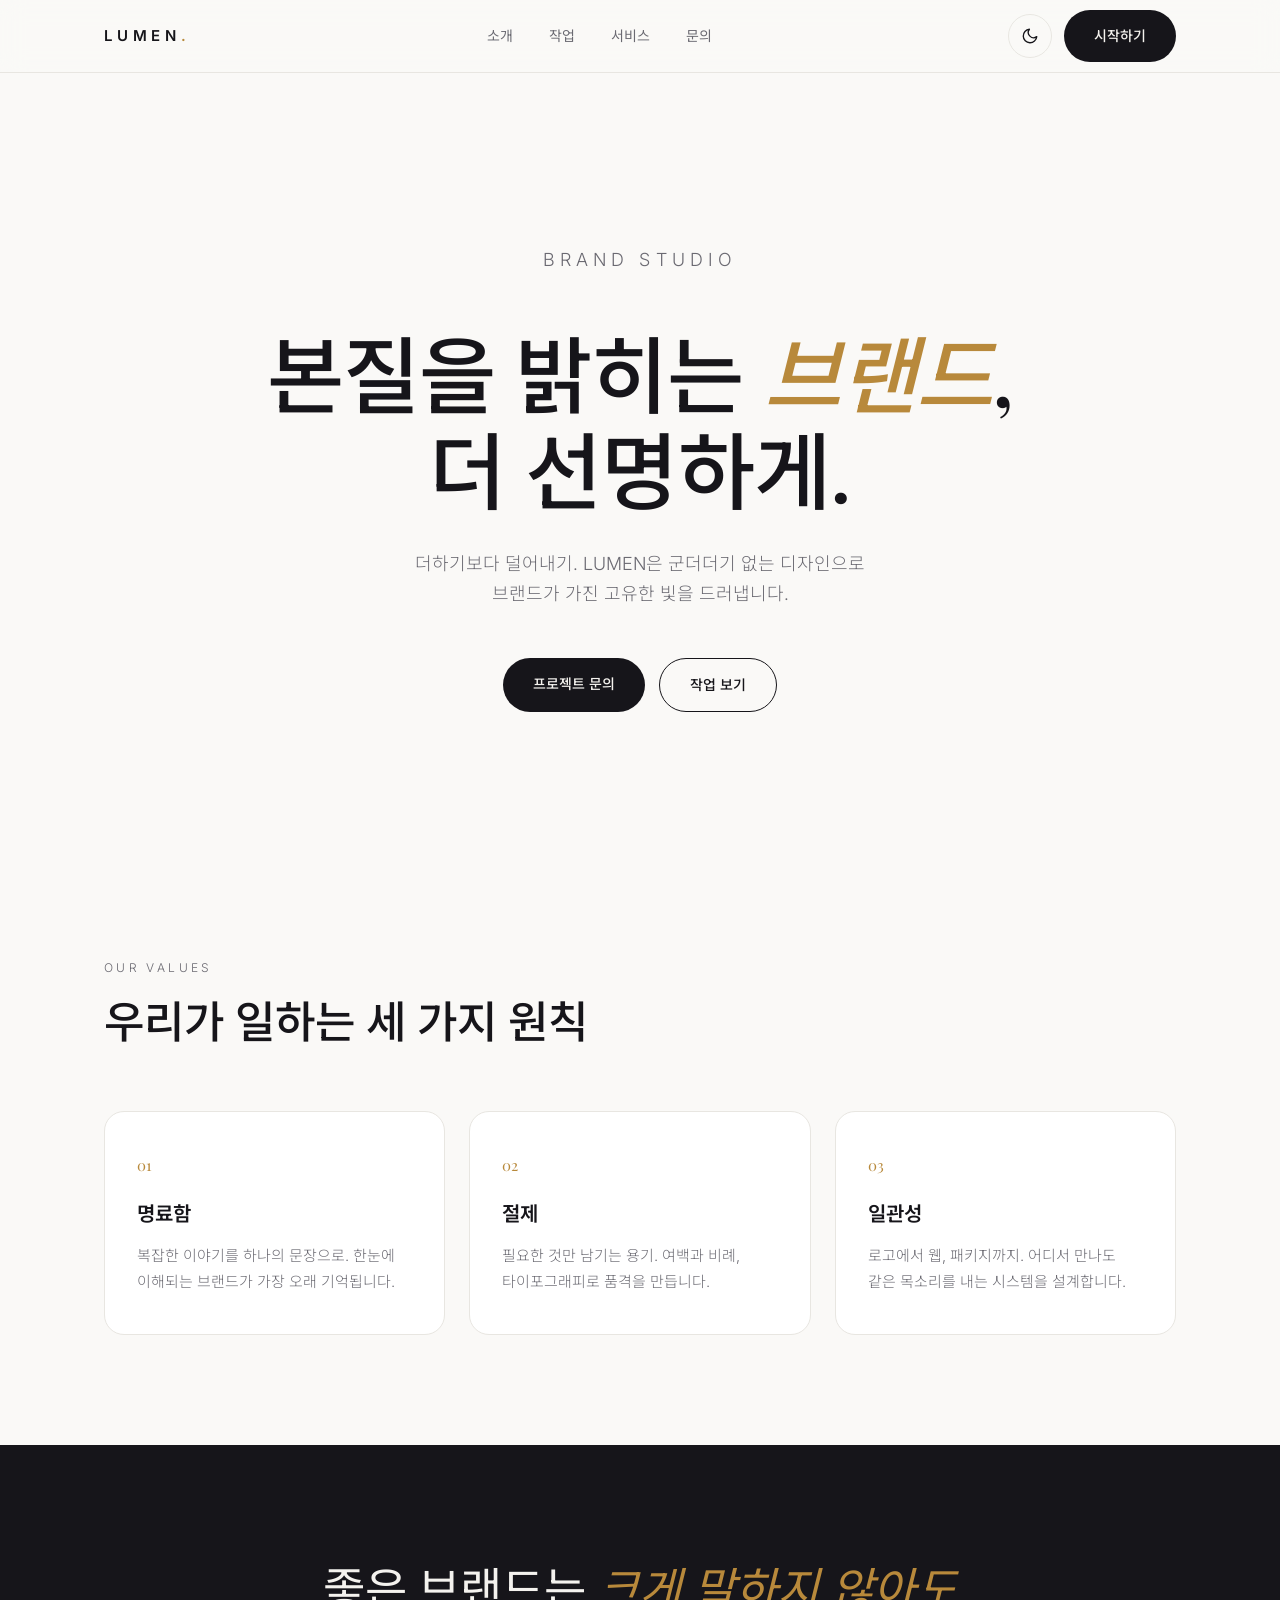
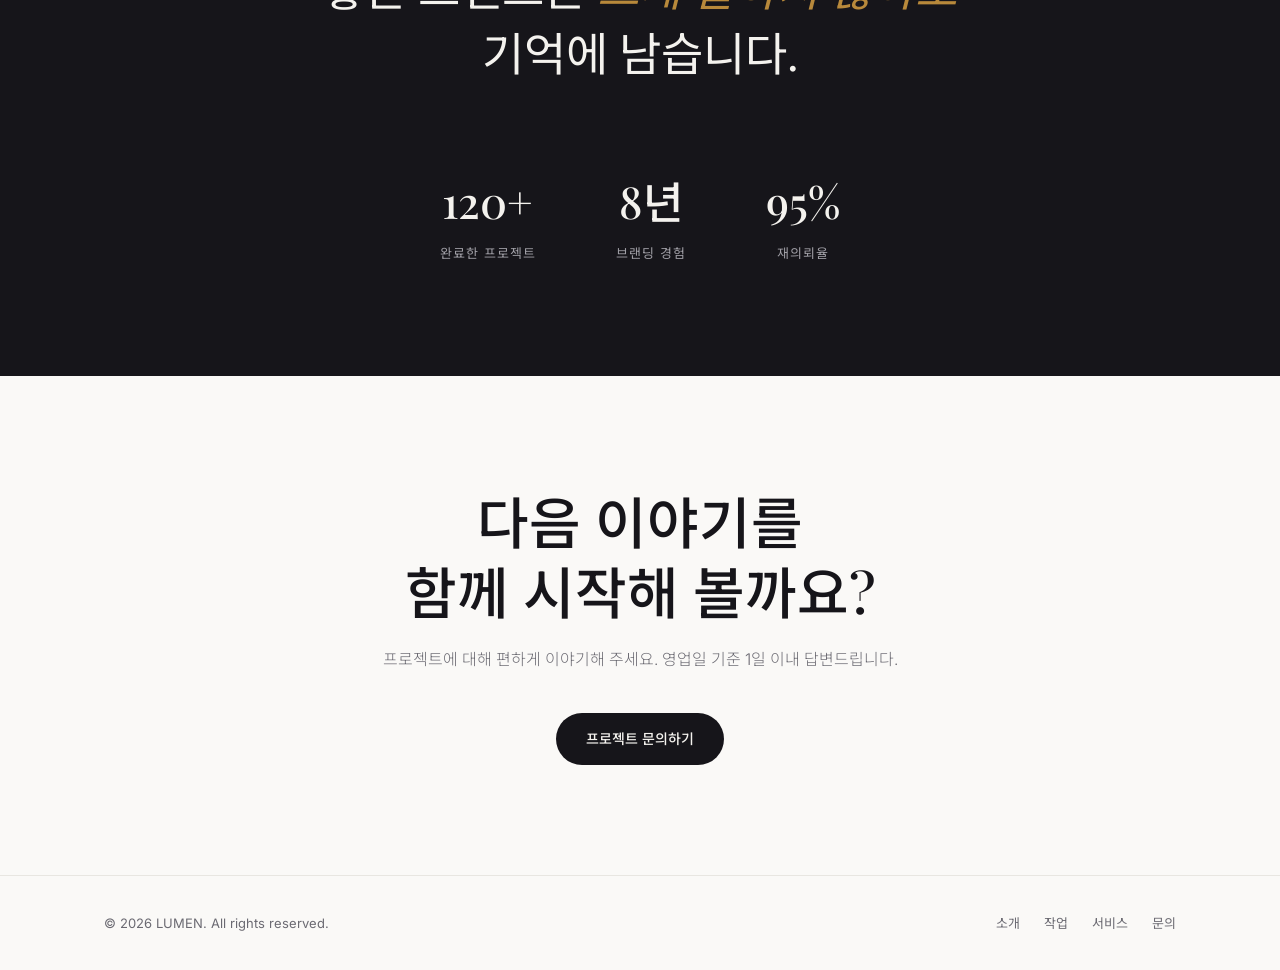
<file: index.html>
<!DOCTYPE html>
<html lang="ko">

<head>
  <meta charset="UTF-8">
  <meta name="viewport" content="width=device-width, initial-scale=1.0">
  <title>LUMEN — 본질을 밝히는 브랜드</title>
  <meta name="description" content="LUMEN은 군더더기 없는 디자인으로 브랜드의 본질을 밝힙니다.">
  <script src="assets/theme-init.js"></script>
  <link rel="preconnect" href="https://fonts.googleapis.com">
  <link rel="preconnect" href="https://fonts.gstatic.com" crossorigin>
  <link
    href="https://fonts.googleapis.com/css2?family=Inter:wght@300;400;500;600&family=Noto+Sans+KR:wght@300;400;500;700&family=Playfair+Display:ital,wght@0,500;1,500&display=swap"
    rel="stylesheet">
  <link rel="stylesheet" href="assets/style.css">
</head>

<body>
  <header>
    <div class="wrap nav">
      <a href="./" class="logo">LUMEN<span>.</span></a>
      <nav aria-label="주 메뉴">
        <ul>
          <li><a href="about.html">소개</a></li>
          <li><a href="work.html">작업</a></li>
          <li><a href="services.html">서비스</a></li>
          <li><a href="contact.html">문의</a></li>
        </ul>
      </nav>
      <div class="nav-right">
        <button class="icon-btn theme-toggle" type="button" aria-label="다크 모드 전환">
          <svg class="moon" viewBox="0 0 24 24" fill="none" stroke="currentColor" stroke-width="1.8"
            stroke-linecap="round" stroke-linejoin="round">
            <path d="M21 12.8A9 9 0 1 1 11.2 3a7 7 0 0 0 9.8 9.8z" />
          </svg>
          <svg class="sun" viewBox="0 0 24 24" fill="none" stroke="currentColor" stroke-width="1.8"
            stroke-linecap="round">
            <circle cx="12" cy="12" r="4.5" />
            <path
              d="M12 2v2M12 20v2M4.9 4.9l1.4 1.4M17.7 17.7l1.4 1.4M2 12h2M20 12h2M4.9 19.1l1.4-1.4M17.7 6.3l1.4-1.4" />
          </svg>
        </button>
        <button class="icon-btn menu-toggle" type="button" aria-label="메뉴 열기" aria-expanded="false">
          <svg viewBox="0 0 24 24" fill="none" stroke="currentColor" stroke-width="1.8" stroke-linecap="round">
            <path d="M4 8h16M4 16h16" />
          </svg>
        </button>
        <a href="contact.html" class="btn btn-dark">시작하기</a>
      </div>
    </div>
  </header>

  <main>
    <div class="wrap hero">
      <p class="eyebrow reveal">Brand Studio</p>
      <h1 class="reveal">본질을 밝히는 <em>브랜드</em>,<br>더 선명하게.</h1>
      <p class="reveal">더하기보다 덜어내기. LUMEN은 군더더기 없는 디자인으로 브랜드가 가진 고유한 빛을 드러냅니다.</p>
      <div class="actions reveal">
        <a href="contact.html" class="btn btn-dark">프로젝트 문의</a>
        <a href="work.html" class="btn btn-line">작업 보기</a>
      </div>
    </div>

    <section id="values">
      <div class="wrap">
        <div class="section-head reveal">
          <p class="eyebrow">Our Values</p>
          <h2>우리가 일하는 세 가지 원칙</h2>
        </div>
        <div class="grid">
          <article class="card reveal">
            <span class="num">01</span>
            <h3>명료함</h3>
            <p>복잡한 이야기를 하나의 문장으로. 한눈에 이해되는 브랜드가 가장 오래 기억됩니다.</p>
          </article>
          <article class="card reveal">
            <span class="num">02</span>
            <h3>절제</h3>
            <p>필요한 것만 남기는 용기. 여백과 비례, 타이포그래피로 품격을 만듭니다.</p>
          </article>
          <article class="card reveal">
            <span class="num">03</span>
            <h3>일관성</h3>
            <p>로고에서 웹, 패키지까지. 어디서 만나도 같은 목소리를 내는 시스템을 설계합니다.</p>
          </article>
        </div>
      </div>
    </section>

    <section class="statement">
      <div class="wrap">
        <blockquote class="reveal">좋은 브랜드는 <em>크게 말하지 않아도</em><br>기억에 남습니다.</blockquote>
        <div class="stats reveal">
          <div class="stat"><strong>120+</strong><span>완료한 프로젝트</span></div>
          <div class="stat"><strong>8년</strong><span>브랜딩 경험</span></div>
          <div class="stat"><strong>95%</strong><span>재의뢰율</span></div>
        </div>
      </div>
    </section>

    <section class="contact">
      <div class="wrap">
        <h2 class="reveal">다음 이야기를<br>함께 시작해 볼까요?</h2>
        <p class="reveal">프로젝트에 대해 편하게 이야기해 주세요. 영업일 기준 1일 이내 답변드립니다.</p>
        <a href="contact.html" class="btn btn-dark reveal">프로젝트 문의하기</a>
      </div>
    </section>
  </main>

  <footer>
    <div class="wrap">
      <span>© 2026 LUMEN. All rights reserved.</span>
      <nav aria-label="하단 메뉴">
        <ul>
          <li><a href="about.html">소개</a></li>
          <li><a href="work.html">작업</a></li>
          <li><a href="services.html">서비스</a></li>
          <li><a href="contact.html">문의</a></li>
        </ul>
      </nav>
    </div>
  </footer>

  <script src="assets/main.js"></script>
</body>

</html>
</file>
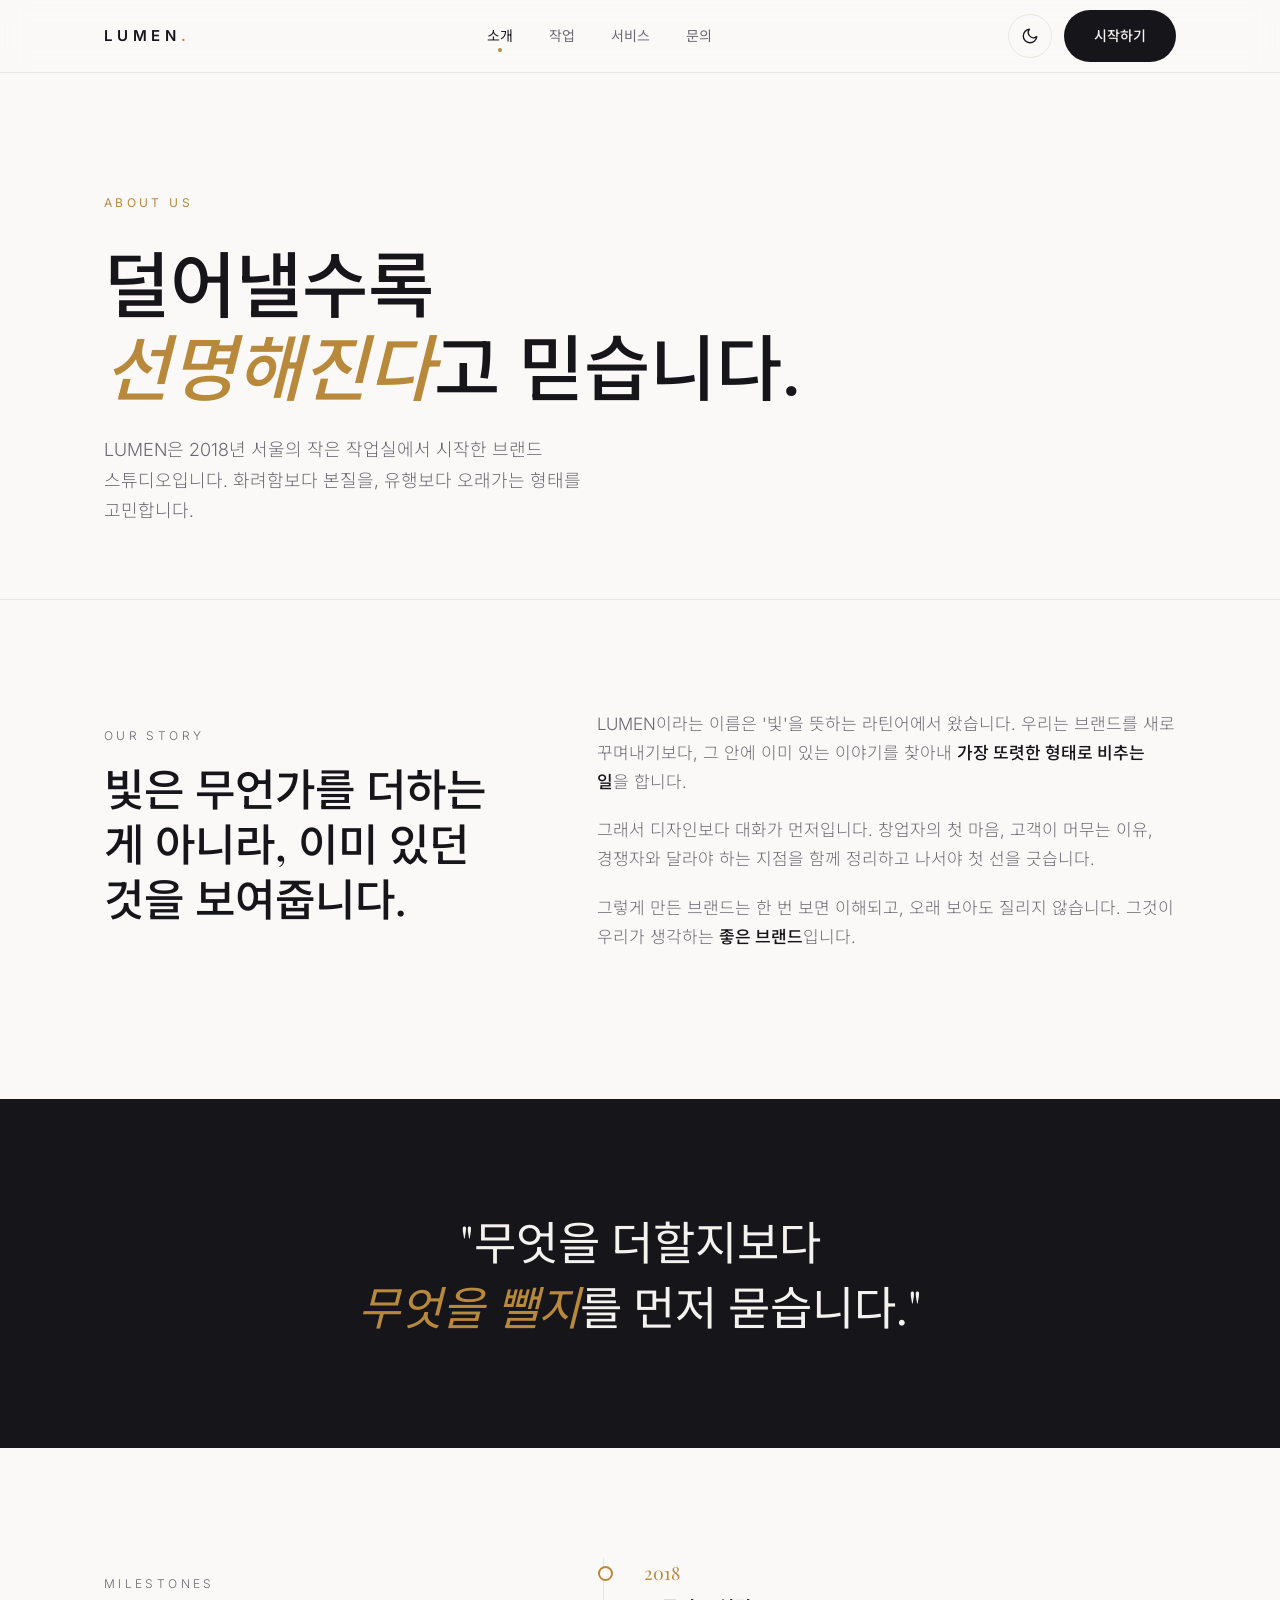
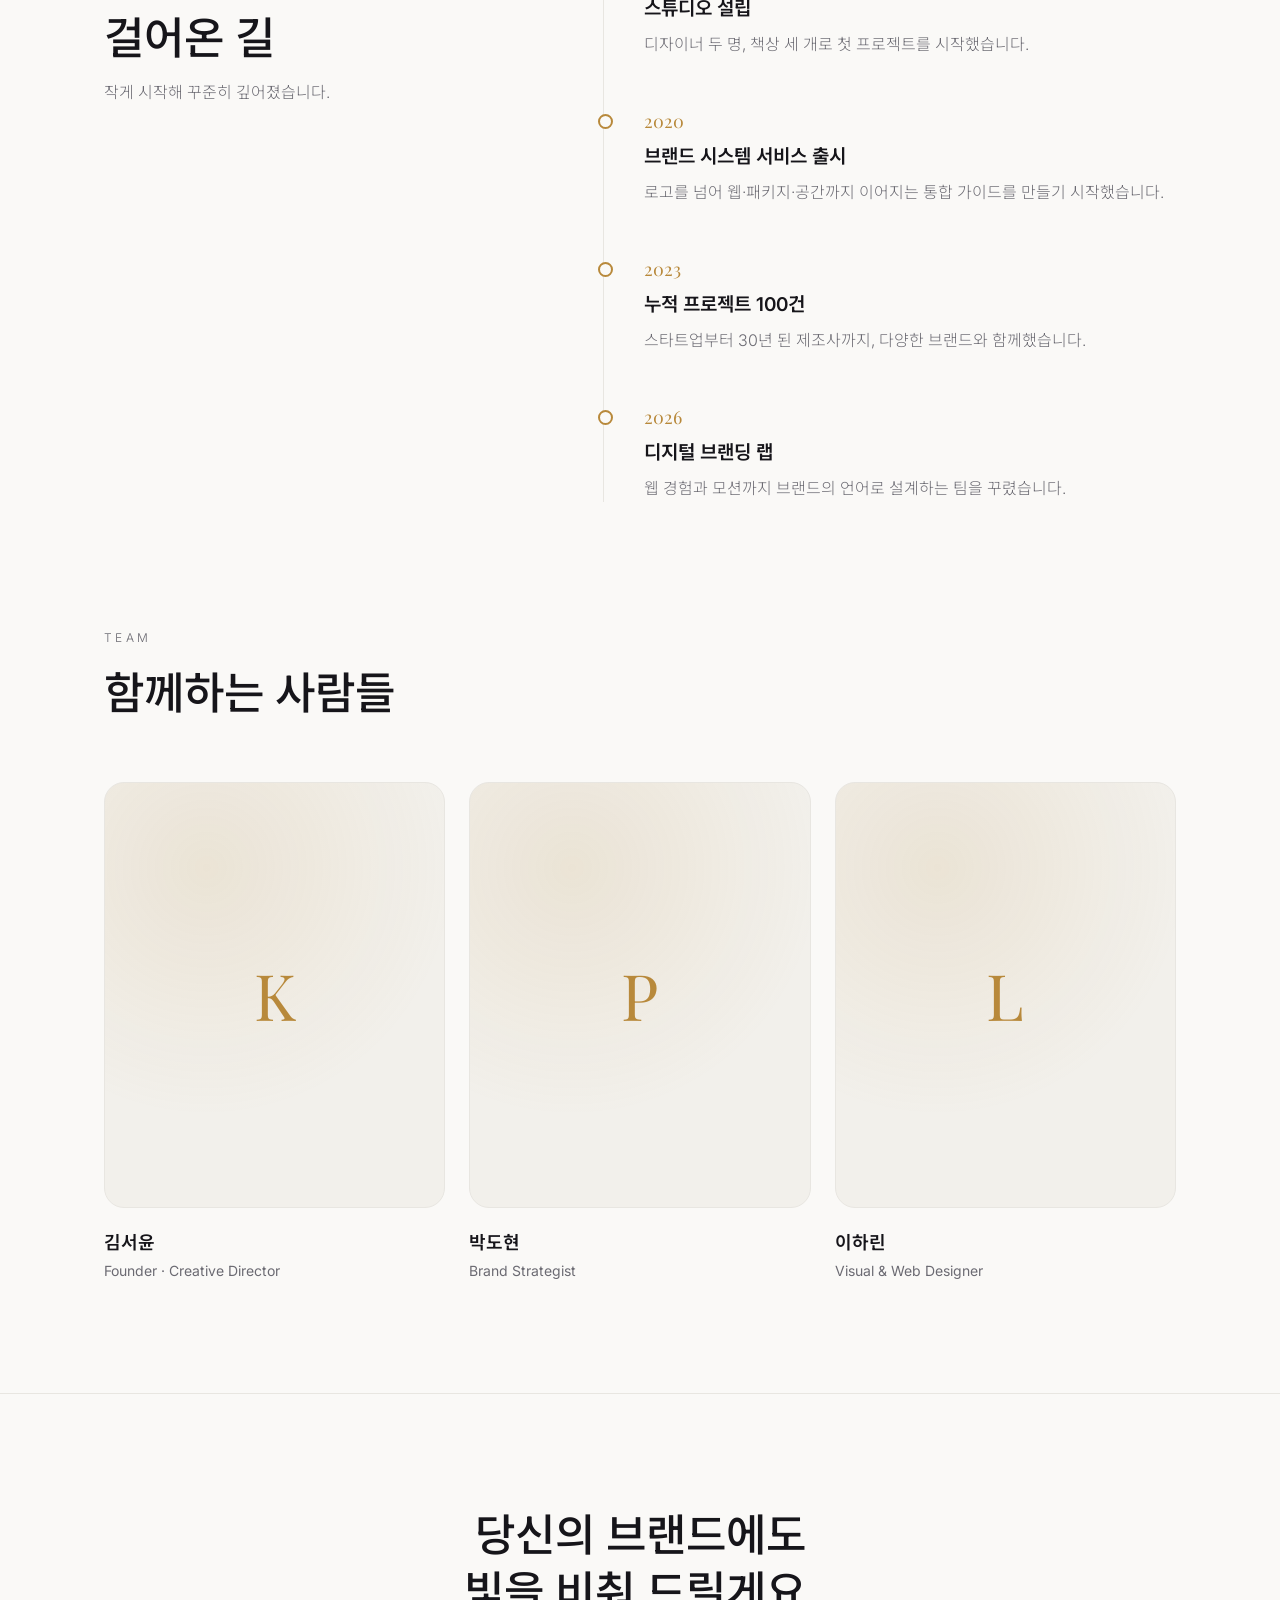
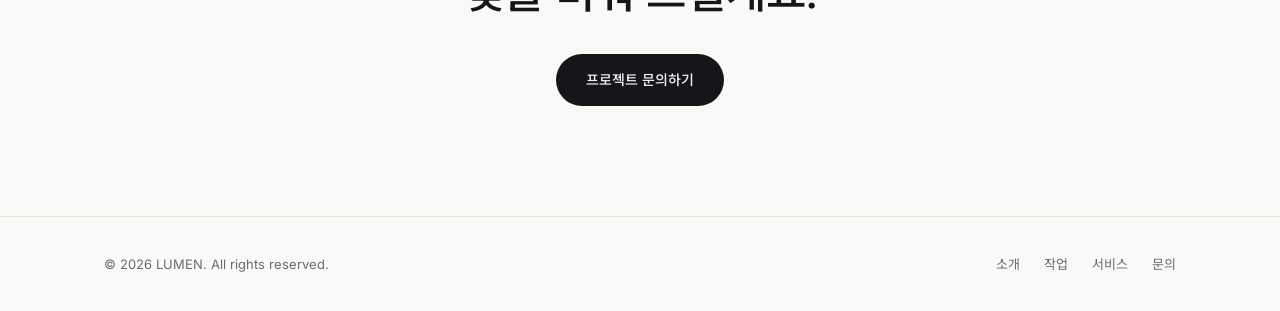
<file: about.html>
<!DOCTYPE html>
<html lang="ko">
<head>
  <meta charset="UTF-8">
  <meta name="viewport" content="width=device-width, initial-scale=1.0">
  <title>소개 — LUMEN</title>
  <meta name="description" content="덜어낼수록 선명해진다고 믿는 브랜드 스튜디오, LUMEN의 이야기.">
  <script src="assets/theme-init.js"></script>
  <link rel="preconnect" href="https://fonts.googleapis.com">
  <link rel="preconnect" href="https://fonts.gstatic.com" crossorigin>
  <link href="https://fonts.googleapis.com/css2?family=Inter:wght@300;400;500;600&family=Noto+Sans+KR:wght@300;400;500;700&family=Playfair+Display:ital,wght@0,500;1,500&display=swap" rel="stylesheet">
  <link rel="stylesheet" href="assets/style.css">
</head>
<body>
  <header>
    <div class="wrap nav">
      <a href="./" class="logo">LUMEN<span>.</span></a>
      <nav aria-label="주 메뉴">
        <ul>
          <li><a href="about.html">소개</a></li>
          <li><a href="work.html">작업</a></li>
          <li><a href="services.html">서비스</a></li>
          <li><a href="contact.html">문의</a></li>
        </ul>
      </nav>
      <div class="nav-right">
        <button class="icon-btn theme-toggle" type="button" aria-label="다크 모드 전환">
          <svg class="moon" viewBox="0 0 24 24" fill="none" stroke="currentColor" stroke-width="1.8" stroke-linecap="round" stroke-linejoin="round"><path d="M21 12.8A9 9 0 1 1 11.2 3a7 7 0 0 0 9.8 9.8z"/></svg>
          <svg class="sun" viewBox="0 0 24 24" fill="none" stroke="currentColor" stroke-width="1.8" stroke-linecap="round"><circle cx="12" cy="12" r="4.5"/><path d="M12 2v2M12 20v2M4.9 4.9l1.4 1.4M17.7 17.7l1.4 1.4M2 12h2M20 12h2M4.9 19.1l1.4-1.4M17.7 6.3l1.4-1.4"/></svg>
        </button>
        <button class="icon-btn menu-toggle" type="button" aria-label="메뉴 열기" aria-expanded="false">
          <svg viewBox="0 0 24 24" fill="none" stroke="currentColor" stroke-width="1.8" stroke-linecap="round"><path d="M4 8h16M4 16h16"/></svg>
        </button>
        <a href="contact.html" class="btn btn-dark">시작하기</a>
      </div>
    </div>
  </header>

  <main>
    <div class="page-hero">
      <div class="wrap">
        <p class="eyebrow reveal">About Us</p>
        <h1 class="reveal">덜어낼수록<br><em>선명해진다</em>고 믿습니다.</h1>
        <p class="lead reveal">LUMEN은 2018년 서울의 작은 작업실에서 시작한 브랜드 스튜디오입니다. 화려함보다 본질을, 유행보다 오래가는 형태를 고민합니다.</p>
      </div>
    </div>

    <section>
      <div class="wrap split">
        <div class="section-head reveal">
          <p class="eyebrow">Our Story</p>
          <h2>빛은 무언가를 더하는 게 아니라, 이미 있던 것을 보여줍니다.</h2>
        </div>
        <div class="prose reveal">
          <p>LUMEN이라는 이름은 '빛'을 뜻하는 라틴어에서 왔습니다. 우리는 브랜드를 새로 꾸며내기보다, 그 안에 이미 있는 이야기를 찾아내 <strong>가장 또렷한 형태로 비추는 일</strong>을 합니다.</p>
          <p>그래서 디자인보다 대화가 먼저입니다. 창업자의 첫 마음, 고객이 머무는 이유, 경쟁자와 달라야 하는 지점을 함께 정리하고 나서야 첫 선을 긋습니다.</p>
          <p>그렇게 만든 브랜드는 한 번 보면 이해되고, 오래 보아도 질리지 않습니다. 그것이 우리가 생각하는 <strong>좋은 브랜드</strong>입니다.</p>
        </div>
      </div>
    </section>

    <section class="statement">
      <div class="wrap">
        <blockquote class="reveal">"무엇을 더할지보다<br><em>무엇을 뺄지</em>를 먼저 묻습니다."</blockquote>
      </div>
    </section>

    <section>
      <div class="wrap split">
        <div class="section-head reveal">
          <p class="eyebrow">Milestones</p>
          <h2>걸어온 길</h2>
          <p>작게 시작해 꾸준히 깊어졌습니다.</p>
        </div>
        <ol class="timeline reveal">
          <li><span class="year">2018</span><h3>스튜디오 설립</h3><p>디자이너 두 명, 책상 세 개로 첫 프로젝트를 시작했습니다.</p></li>
          <li><span class="year">2020</span><h3>브랜드 시스템 서비스 출시</h3><p>로고를 넘어 웹·패키지·공간까지 이어지는 통합 가이드를 만들기 시작했습니다.</p></li>
          <li><span class="year">2023</span><h3>누적 프로젝트 100건</h3><p>스타트업부터 30년 된 제조사까지, 다양한 브랜드와 함께했습니다.</p></li>
          <li><span class="year">2026</span><h3>디지털 브랜딩 랩</h3><p>웹 경험과 모션까지 브랜드의 언어로 설계하는 팀을 꾸렸습니다.</p></li>
        </ol>
      </div>
    </section>

    <section style="padding-top: 0">
      <div class="wrap">
        <div class="section-head reveal">
          <p class="eyebrow">Team</p>
          <h2>함께하는 사람들</h2>
        </div>
        <div class="grid">
          <div class="person reveal"><div class="avatar">K</div><h3>김서윤</h3><p>Founder · Creative Director</p></div>
          <div class="person reveal"><div class="avatar">P</div><h3>박도현</h3><p>Brand Strategist</p></div>
          <div class="person reveal"><div class="avatar">L</div><h3>이하린</h3><p>Visual &amp; Web Designer</p></div>
        </div>
      </div>
    </section>

    <section class="cta-band">
      <div class="wrap">
        <h2 class="reveal">당신의 브랜드에도<br>빛을 비춰 드릴게요.</h2>
        <a href="contact.html" class="btn btn-dark reveal">프로젝트 문의하기</a>
      </div>
    </section>
  </main>

  <footer>
    <div class="wrap">
      <span>© 2026 LUMEN. All rights reserved.</span>
      <nav aria-label="하단 메뉴">
        <ul>
          <li><a href="about.html">소개</a></li>
          <li><a href="work.html">작업</a></li>
          <li><a href="services.html">서비스</a></li>
          <li><a href="contact.html">문의</a></li>
        </ul>
      </nav>
    </div>
  </footer>

  <script src="assets/main.js"></script>
</body>
</html>
</file>
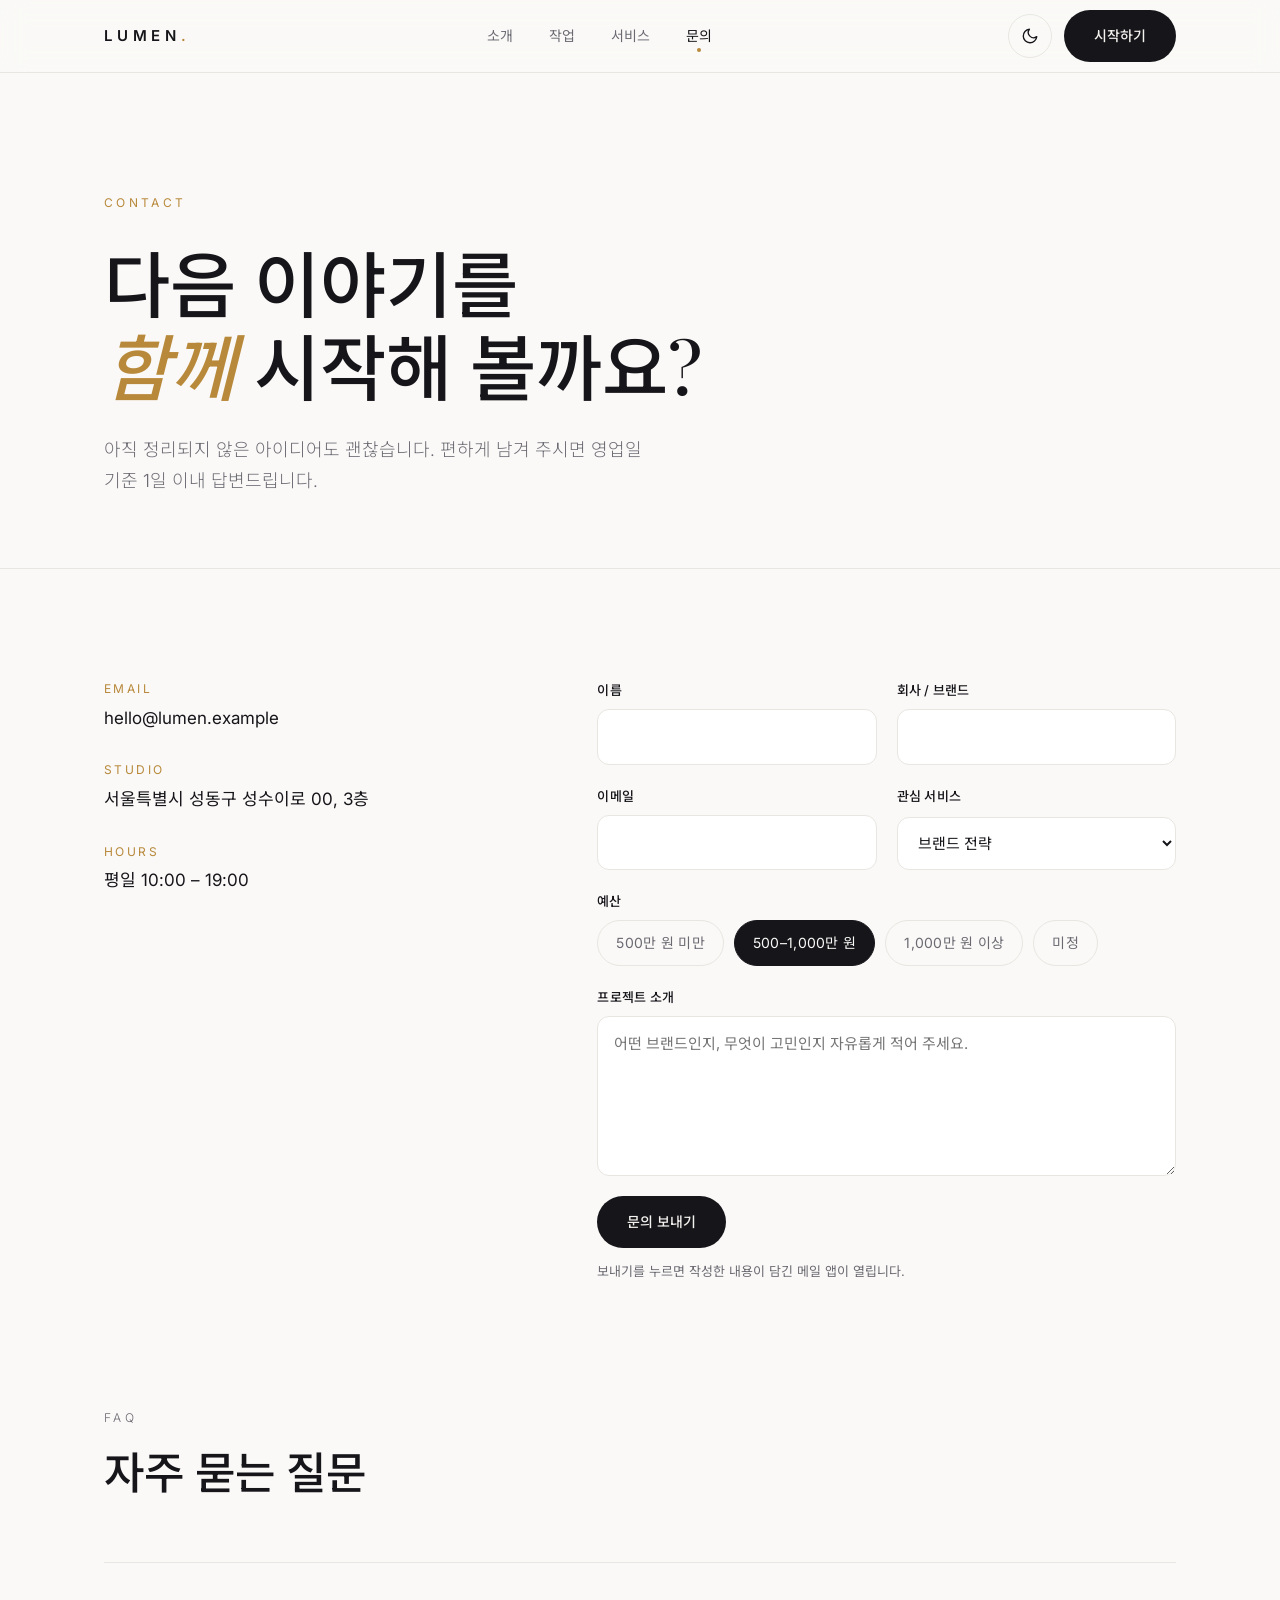
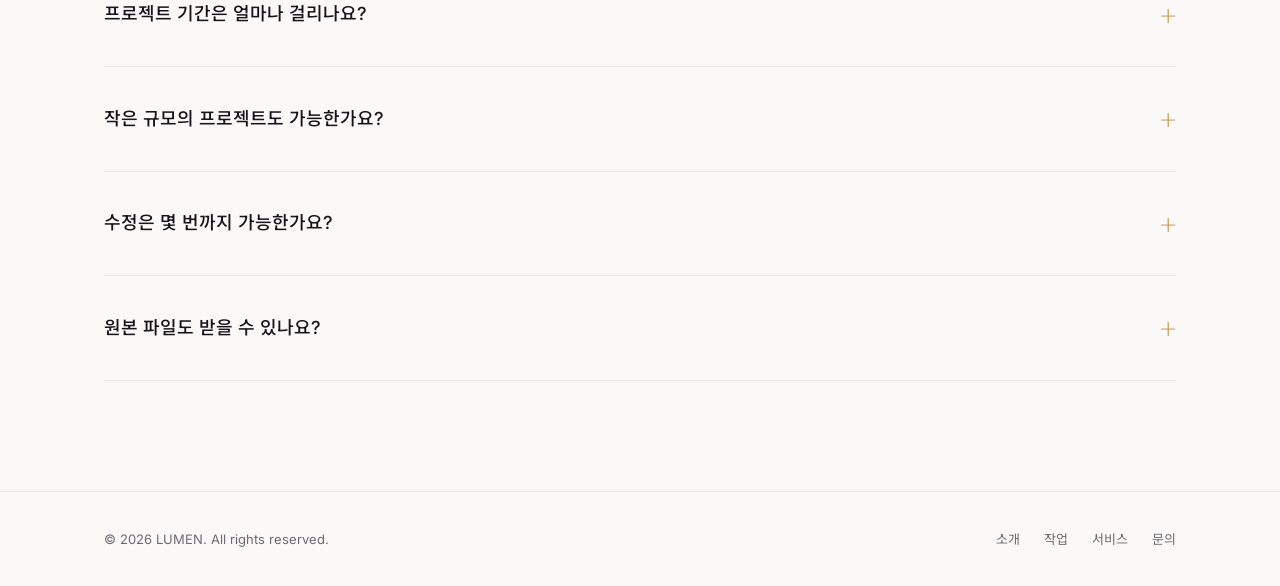
<file: contact.html>
<!DOCTYPE html>
<html lang="ko">
<head>
  <meta charset="UTF-8">
  <meta name="viewport" content="width=device-width, initial-scale=1.0">
  <title>문의 — LUMEN</title>
  <meta name="description" content="LUMEN에 프로젝트를 문의하세요. 영업일 기준 1일 이내 답변드립니다.">
  <script src="assets/theme-init.js"></script>
  <link rel="preconnect" href="https://fonts.googleapis.com">
  <link rel="preconnect" href="https://fonts.gstatic.com" crossorigin>
  <link href="https://fonts.googleapis.com/css2?family=Inter:wght@300;400;500;600&family=Noto+Sans+KR:wght@300;400;500;700&family=Playfair+Display:ital,wght@0,500;1,500&display=swap" rel="stylesheet">
  <link rel="stylesheet" href="assets/style.css">
</head>
<body>
  <header>
    <div class="wrap nav">
      <a href="./" class="logo">LUMEN<span>.</span></a>
      <nav aria-label="주 메뉴">
        <ul>
          <li><a href="about.html">소개</a></li>
          <li><a href="work.html">작업</a></li>
          <li><a href="services.html">서비스</a></li>
          <li><a href="contact.html">문의</a></li>
        </ul>
      </nav>
      <div class="nav-right">
        <button class="icon-btn theme-toggle" type="button" aria-label="다크 모드 전환">
          <svg class="moon" viewBox="0 0 24 24" fill="none" stroke="currentColor" stroke-width="1.8" stroke-linecap="round" stroke-linejoin="round"><path d="M21 12.8A9 9 0 1 1 11.2 3a7 7 0 0 0 9.8 9.8z"/></svg>
          <svg class="sun" viewBox="0 0 24 24" fill="none" stroke="currentColor" stroke-width="1.8" stroke-linecap="round"><circle cx="12" cy="12" r="4.5"/><path d="M12 2v2M12 20v2M4.9 4.9l1.4 1.4M17.7 17.7l1.4 1.4M2 12h2M20 12h2M4.9 19.1l1.4-1.4M17.7 6.3l1.4-1.4"/></svg>
        </button>
        <button class="icon-btn menu-toggle" type="button" aria-label="메뉴 열기" aria-expanded="false">
          <svg viewBox="0 0 24 24" fill="none" stroke="currentColor" stroke-width="1.8" stroke-linecap="round"><path d="M4 8h16M4 16h16"/></svg>
        </button>
        <a href="contact.html" class="btn btn-dark">시작하기</a>
      </div>
    </div>
  </header>

  <main>
    <div class="page-hero">
      <div class="wrap">
        <p class="eyebrow reveal">Contact</p>
        <h1 class="reveal">다음 이야기를<br><em>함께</em> 시작해 볼까요?</h1>
        <p class="lead reveal">아직 정리되지 않은 아이디어도 괜찮습니다. 편하게 남겨 주시면 영업일 기준 1일 이내 답변드립니다.</p>
      </div>
    </div>

    <section>
      <div class="wrap split">
        <dl class="info-list reveal">
          <div><dt>Email</dt><dd><a href="mailto:hello@lumen.example">hello@lumen.example</a></dd></div>
          <div><dt>Studio</dt><dd>서울특별시 성동구 성수이로 00, 3층</dd></div>
          <div><dt>Hours</dt><dd>평일 10:00 – 19:00</dd></div>
        </dl>

        <form class="form reveal" id="contact-form">
          <div class="row">
            <div class="field"><label for="name">이름</label><input id="name" name="name" autocomplete="name" required></div>
            <div class="field"><label for="company">회사 / 브랜드</label><input id="company" name="company" autocomplete="organization"></div>
          </div>
          <div class="row">
            <div class="field"><label for="email">이메일</label><input id="email" name="email" type="email" autocomplete="email" required></div>
            <div class="field">
              <label for="service">관심 서비스</label>
              <select id="service" name="service">
                <option>브랜드 전략</option>
                <option>비주얼 아이덴티티</option>
                <option>웹 · 디지털</option>
                <option>패키지 · 인쇄</option>
                <option>아직 모르겠어요</option>
              </select>
            </div>
          </div>
          <fieldset class="field" style="border: 0">
            <legend style="font-size: 13px; font-weight: 500; margin-bottom: 8px">예산</legend>
            <div class="budget">
              <input type="radio" name="budget" id="b1" value="500만 원 미만"><label for="b1">500만 원 미만</label>
              <input type="radio" name="budget" id="b2" value="500–1,000만 원" checked><label for="b2">500–1,000만 원</label>
              <input type="radio" name="budget" id="b3" value="1,000만 원 이상"><label for="b3">1,000만 원 이상</label>
              <input type="radio" name="budget" id="b4" value="미정"><label for="b4">미정</label>
            </div>
          </fieldset>
          <div class="field"><label for="message">프로젝트 소개</label><textarea id="message" name="message" placeholder="어떤 브랜드인지, 무엇이 고민인지 자유롭게 적어 주세요." required></textarea></div>
          <div>
            <button class="btn btn-dark" type="submit">문의 보내기</button>
            <p class="form-note" style="margin-top: 12px">보내기를 누르면 작성한 내용이 담긴 메일 앱이 열립니다.</p>
          </div>
        </form>
      </div>
    </section>

    <section style="padding-top: 0">
      <div class="wrap">
        <div class="section-head reveal">
          <p class="eyebrow">FAQ</p>
          <h2>자주 묻는 질문</h2>
        </div>
        <div class="faq reveal">
          <details><summary>프로젝트 기간은 얼마나 걸리나요?</summary><p>아이덴티티는 보통 6~8주, 웹사이트까지 포함하면 10~12주 정도 걸립니다. 일정이 급하다면 상담 시 말씀해 주세요.</p></details>
          <details><summary>작은 규모의 프로젝트도 가능한가요?</summary><p>물론입니다. 로고만 필요하거나 기존 브랜드의 일부만 다듬고 싶을 때도 Starter 패키지로 시작할 수 있습니다.</p></details>
          <details><summary>수정은 몇 번까지 가능한가요?</summary><p>단계별로 2회의 수정 라운드를 기본으로 포함합니다. 방향이 크게 바뀌는 경우에는 일정과 비용을 함께 조율합니다.</p></details>
          <details><summary>원본 파일도 받을 수 있나요?</summary><p>네. 프로젝트가 끝나면 로고 원본(AI, SVG, PNG)과 가이드라인 PDF, 웹사이트 소스를 모두 전달해 드립니다.</p></details>
        </div>
      </div>
    </section>
  </main>

  <footer>
    <div class="wrap">
      <span>© 2026 LUMEN. All rights reserved.</span>
      <nav aria-label="하단 메뉴">
        <ul>
          <li><a href="about.html">소개</a></li>
          <li><a href="work.html">작업</a></li>
          <li><a href="services.html">서비스</a></li>
          <li><a href="contact.html">문의</a></li>
        </ul>
      </nav>
    </div>
  </footer>

  <script src="assets/main.js"></script>
  <script>
    // 서버가 없는 정적 사이트라서, 작성 내용을 담아 메일 앱을 엽니다
    document.getElementById('contact-form').addEventListener('submit', (e) => {
      e.preventDefault();
      const d = new FormData(e.target);
      const subject = `[프로젝트 문의] ${d.get('company') || d.get('name')}`;
      const body = [
        `이름: ${d.get('name')}`,
        `회사/브랜드: ${d.get('company') || '-'}`,
        `이메일: ${d.get('email')}`,
        `관심 서비스: ${d.get('service')}`,
        `예산: ${d.get('budget') || '-'}`,
        '',
        d.get('message'),
      ].join('\n');
      location.href = `mailto:hello@lumen.example?subject=${encodeURIComponent(subject)}&body=${encodeURIComponent(body)}`;
    });
  </script>
</body>
</html>
</file>
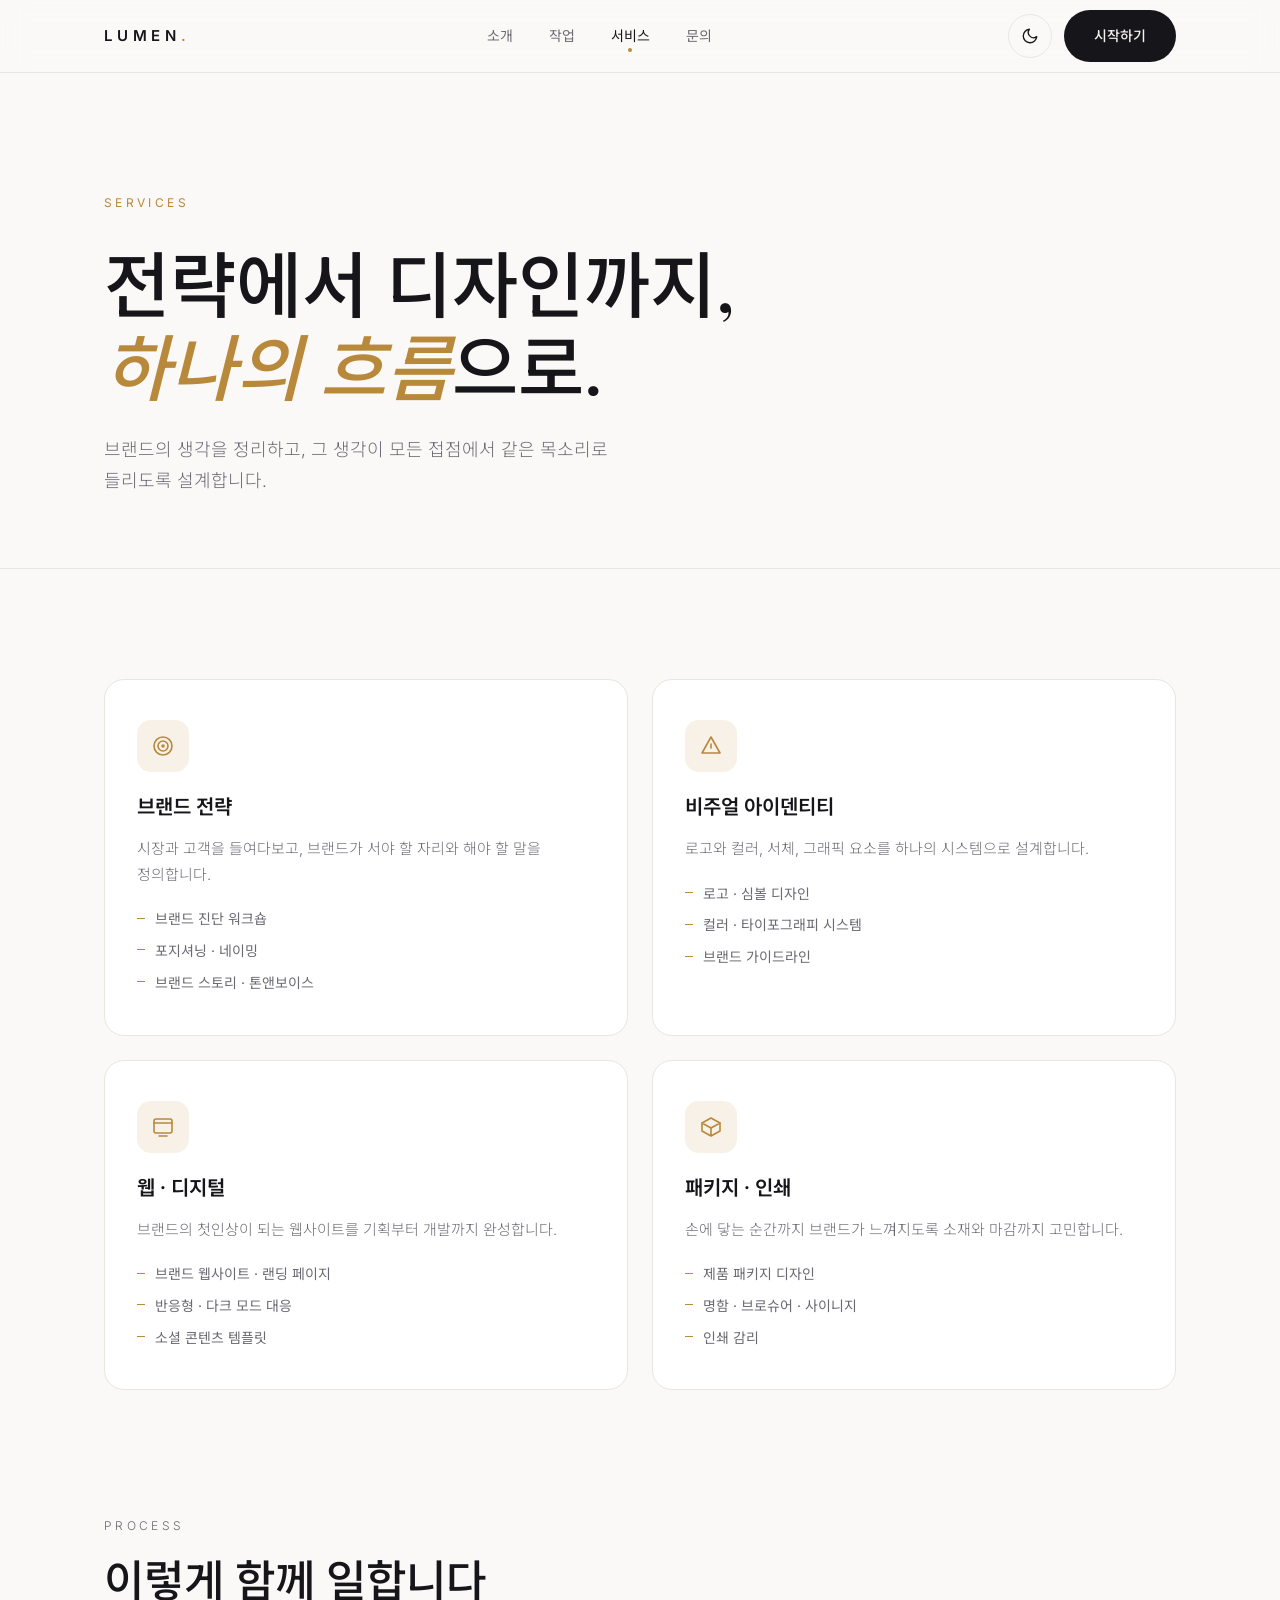
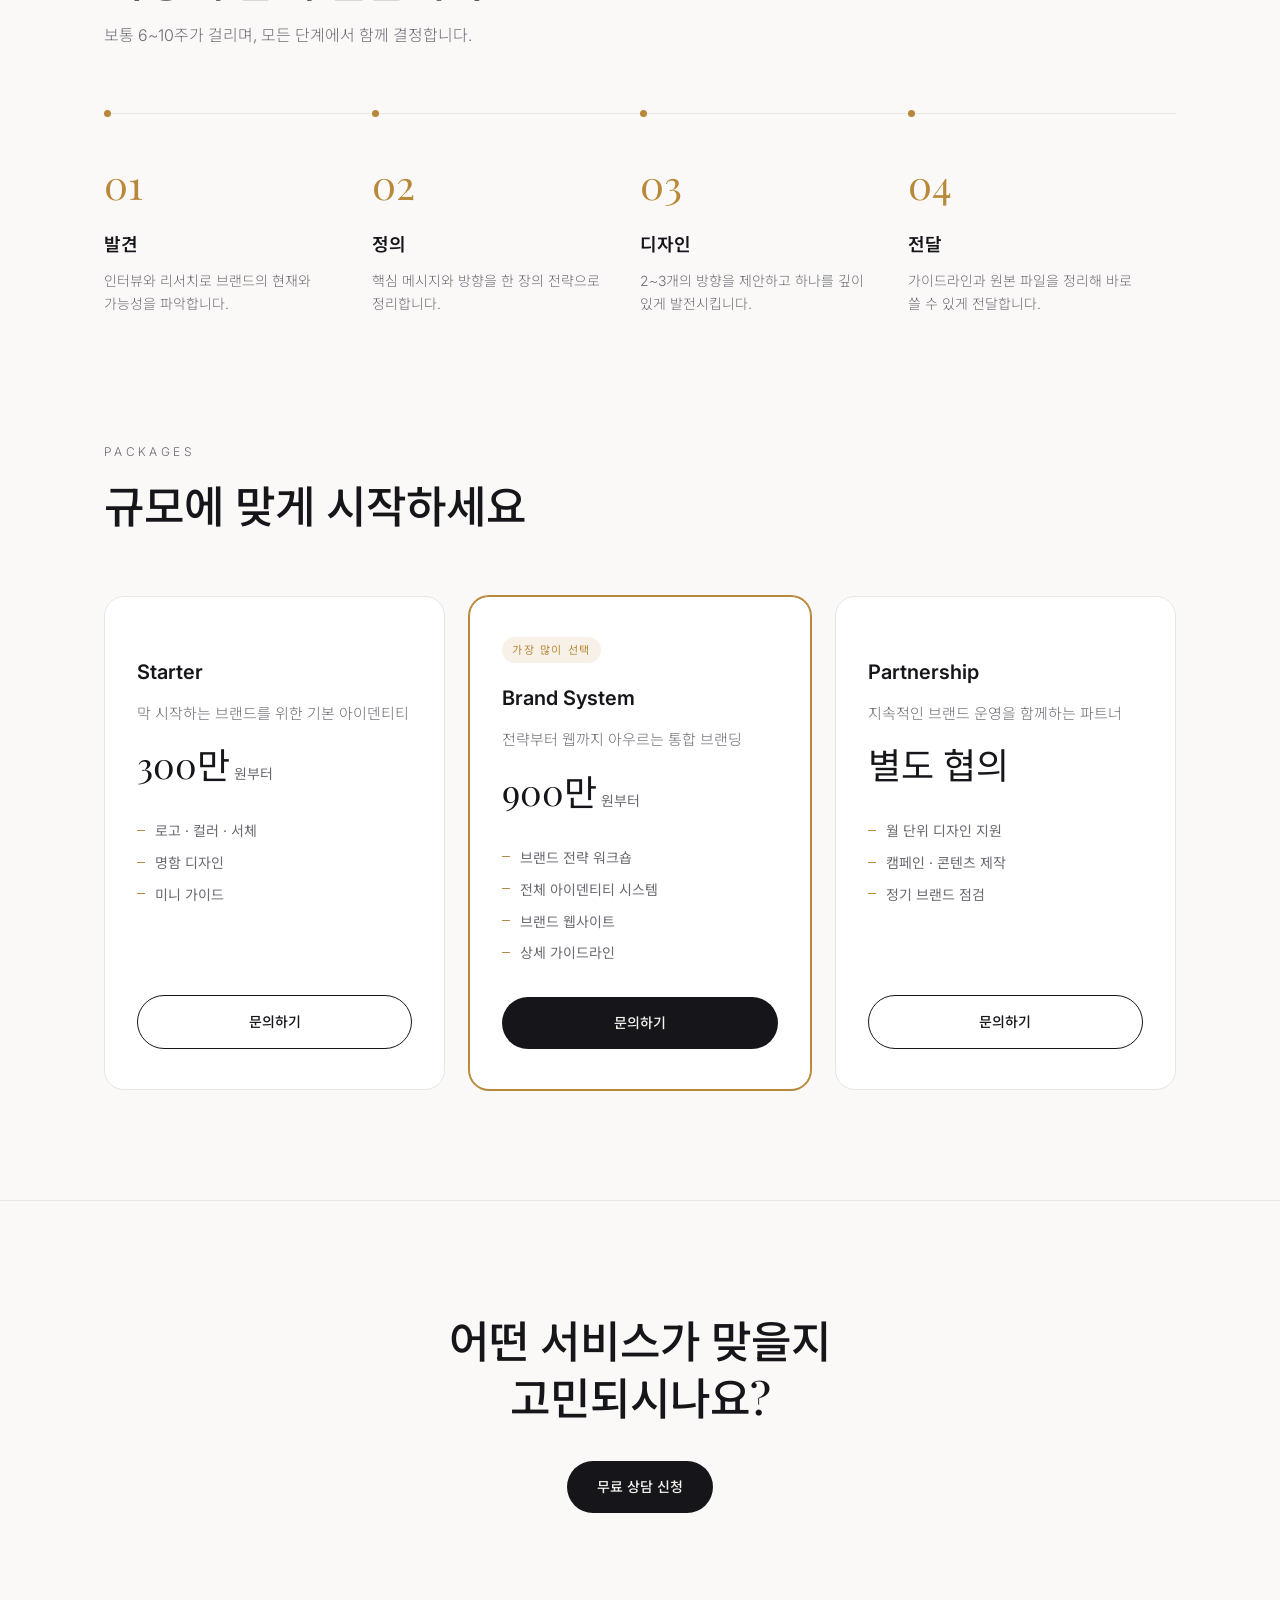
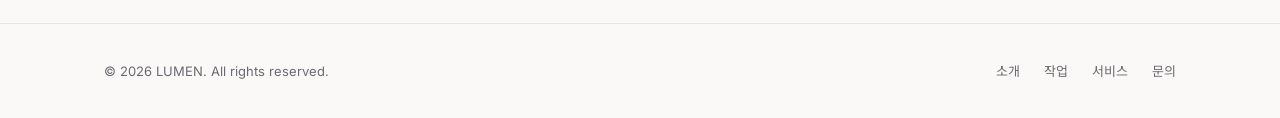
<file: services.html>
<!DOCTYPE html>
<html lang="ko">
<head>
  <meta charset="UTF-8">
  <meta name="viewport" content="width=device-width, initial-scale=1.0">
  <title>서비스 — LUMEN</title>
  <meta name="description" content="브랜드 전략, 아이덴티티, 웹, 패키지 디자인까지. LUMEN의 서비스와 진행 과정.">
  <script src="assets/theme-init.js"></script>
  <link rel="preconnect" href="https://fonts.googleapis.com">
  <link rel="preconnect" href="https://fonts.gstatic.com" crossorigin>
  <link href="https://fonts.googleapis.com/css2?family=Inter:wght@300;400;500;600&family=Noto+Sans+KR:wght@300;400;500;700&family=Playfair+Display:ital,wght@0,500;1,500&display=swap" rel="stylesheet">
  <link rel="stylesheet" href="assets/style.css">
</head>
<body>
  <header>
    <div class="wrap nav">
      <a href="./" class="logo">LUMEN<span>.</span></a>
      <nav aria-label="주 메뉴">
        <ul>
          <li><a href="about.html">소개</a></li>
          <li><a href="work.html">작업</a></li>
          <li><a href="services.html">서비스</a></li>
          <li><a href="contact.html">문의</a></li>
        </ul>
      </nav>
      <div class="nav-right">
        <button class="icon-btn theme-toggle" type="button" aria-label="다크 모드 전환">
          <svg class="moon" viewBox="0 0 24 24" fill="none" stroke="currentColor" stroke-width="1.8" stroke-linecap="round" stroke-linejoin="round"><path d="M21 12.8A9 9 0 1 1 11.2 3a7 7 0 0 0 9.8 9.8z"/></svg>
          <svg class="sun" viewBox="0 0 24 24" fill="none" stroke="currentColor" stroke-width="1.8" stroke-linecap="round"><circle cx="12" cy="12" r="4.5"/><path d="M12 2v2M12 20v2M4.9 4.9l1.4 1.4M17.7 17.7l1.4 1.4M2 12h2M20 12h2M4.9 19.1l1.4-1.4M17.7 6.3l1.4-1.4"/></svg>
        </button>
        <button class="icon-btn menu-toggle" type="button" aria-label="메뉴 열기" aria-expanded="false">
          <svg viewBox="0 0 24 24" fill="none" stroke="currentColor" stroke-width="1.8" stroke-linecap="round"><path d="M4 8h16M4 16h16"/></svg>
        </button>
        <a href="contact.html" class="btn btn-dark">시작하기</a>
      </div>
    </div>
  </header>

  <main>
    <div class="page-hero">
      <div class="wrap">
        <p class="eyebrow reveal">Services</p>
        <h1 class="reveal">전략에서 디자인까지,<br><em>하나의 흐름</em>으로.</h1>
        <p class="lead reveal">브랜드의 생각을 정리하고, 그 생각이 모든 접점에서 같은 목소리로 들리도록 설계합니다.</p>
      </div>
    </div>

    <section>
      <div class="wrap">
        <div class="grid-2">
          <article class="card service-card reveal">
            <div class="icon"><svg viewBox="0 0 24 24" fill="none" stroke="currentColor" stroke-width="1.6" stroke-linecap="round" stroke-linejoin="round"><circle cx="12" cy="12" r="9"/><circle cx="12" cy="12" r="5"/><circle cx="12" cy="12" r="1"/></svg></div>
            <h3>브랜드 전략</h3>
            <p>시장과 고객을 들여다보고, 브랜드가 서야 할 자리와 해야 할 말을 정의합니다.</p>
            <ul><li>브랜드 진단 워크숍</li><li>포지셔닝 · 네이밍</li><li>브랜드 스토리 · 톤앤보이스</li></ul>
          </article>
          <article class="card service-card reveal">
            <div class="icon"><svg viewBox="0 0 24 24" fill="none" stroke="currentColor" stroke-width="1.6" stroke-linecap="round" stroke-linejoin="round"><path d="M12 3l9 16H3z"/><path d="M12 10v4"/></svg></div>
            <h3>비주얼 아이덴티티</h3>
            <p>로고와 컬러, 서체, 그래픽 요소를 하나의 시스템으로 설계합니다.</p>
            <ul><li>로고 · 심볼 디자인</li><li>컬러 · 타이포그래피 시스템</li><li>브랜드 가이드라인</li></ul>
          </article>
          <article class="card service-card reveal">
            <div class="icon"><svg viewBox="0 0 24 24" fill="none" stroke="currentColor" stroke-width="1.6" stroke-linecap="round" stroke-linejoin="round"><rect x="3" y="4" width="18" height="14" rx="2"/><path d="M3 8h18M8 21h8"/></svg></div>
            <h3>웹 · 디지털</h3>
            <p>브랜드의 첫인상이 되는 웹사이트를 기획부터 개발까지 완성합니다.</p>
            <ul><li>브랜드 웹사이트 · 랜딩 페이지</li><li>반응형 · 다크 모드 대응</li><li>소셜 콘텐츠 템플릿</li></ul>
          </article>
          <article class="card service-card reveal">
            <div class="icon"><svg viewBox="0 0 24 24" fill="none" stroke="currentColor" stroke-width="1.6" stroke-linecap="round" stroke-linejoin="round"><path d="M21 8l-9-5-9 5 9 5 9-5z"/><path d="M3 8v8l9 5 9-5V8M12 13v8"/></svg></div>
            <h3>패키지 · 인쇄</h3>
            <p>손에 닿는 순간까지 브랜드가 느껴지도록 소재와 마감까지 고민합니다.</p>
            <ul><li>제품 패키지 디자인</li><li>명함 · 브로슈어 · 사이니지</li><li>인쇄 감리</li></ul>
          </article>
        </div>
      </div>
    </section>

    <section style="padding-top: 0">
      <div class="wrap">
        <div class="section-head reveal">
          <p class="eyebrow">Process</p>
          <h2>이렇게 함께 일합니다</h2>
          <p>보통 6~10주가 걸리며, 모든 단계에서 함께 결정합니다.</p>
        </div>
        <div class="process reveal">
          <div class="step"><h3>발견</h3><p>인터뷰와 리서치로 브랜드의 현재와 가능성을 파악합니다.</p></div>
          <div class="step"><h3>정의</h3><p>핵심 메시지와 방향을 한 장의 전략으로 정리합니다.</p></div>
          <div class="step"><h3>디자인</h3><p>2~3개의 방향을 제안하고 하나를 깊이 있게 발전시킵니다.</p></div>
          <div class="step"><h3>전달</h3><p>가이드라인과 원본 파일을 정리해 바로 쓸 수 있게 전달합니다.</p></div>
        </div>
      </div>
    </section>

    <section class="pricing" style="padding-top: 0">
      <div class="wrap">
        <div class="section-head reveal">
          <p class="eyebrow">Packages</p>
          <h2>규모에 맞게 시작하세요</h2>
        </div>
        <div class="grid">
          <article class="card reveal">
            <h3>Starter</h3>
            <p>막 시작하는 브랜드를 위한 기본 아이덴티티</p>
            <div class="price">300만<small> 원부터</small></div>
            <ul><li>로고 · 컬러 · 서체</li><li>명함 디자인</li><li>미니 가이드</li></ul>
            <a href="contact.html" class="btn btn-line">문의하기</a>
          </article>
          <article class="card featured reveal">
            <span class="badge">가장 많이 선택</span>
            <h3>Brand System</h3>
            <p>전략부터 웹까지 아우르는 통합 브랜딩</p>
            <div class="price">900만<small> 원부터</small></div>
            <ul><li>브랜드 전략 워크숍</li><li>전체 아이덴티티 시스템</li><li>브랜드 웹사이트</li><li>상세 가이드라인</li></ul>
            <a href="contact.html" class="btn btn-dark">문의하기</a>
          </article>
          <article class="card reveal">
            <h3>Partnership</h3>
            <p>지속적인 브랜드 운영을 함께하는 파트너</p>
            <div class="price">별도 협의</div>
            <ul><li>월 단위 디자인 지원</li><li>캠페인 · 콘텐츠 제작</li><li>정기 브랜드 점검</li></ul>
            <a href="contact.html" class="btn btn-line">문의하기</a>
          </article>
        </div>
      </div>
    </section>

    <section class="cta-band">
      <div class="wrap">
        <h2 class="reveal">어떤 서비스가 맞을지<br>고민되시나요?</h2>
        <a href="contact.html" class="btn btn-dark reveal">무료 상담 신청</a>
      </div>
    </section>
  </main>

  <footer>
    <div class="wrap">
      <span>© 2026 LUMEN. All rights reserved.</span>
      <nav aria-label="하단 메뉴">
        <ul>
          <li><a href="about.html">소개</a></li>
          <li><a href="work.html">작업</a></li>
          <li><a href="services.html">서비스</a></li>
          <li><a href="contact.html">문의</a></li>
        </ul>
      </nav>
    </div>
  </footer>

  <script src="assets/main.js"></script>
</body>
</html>
</file>
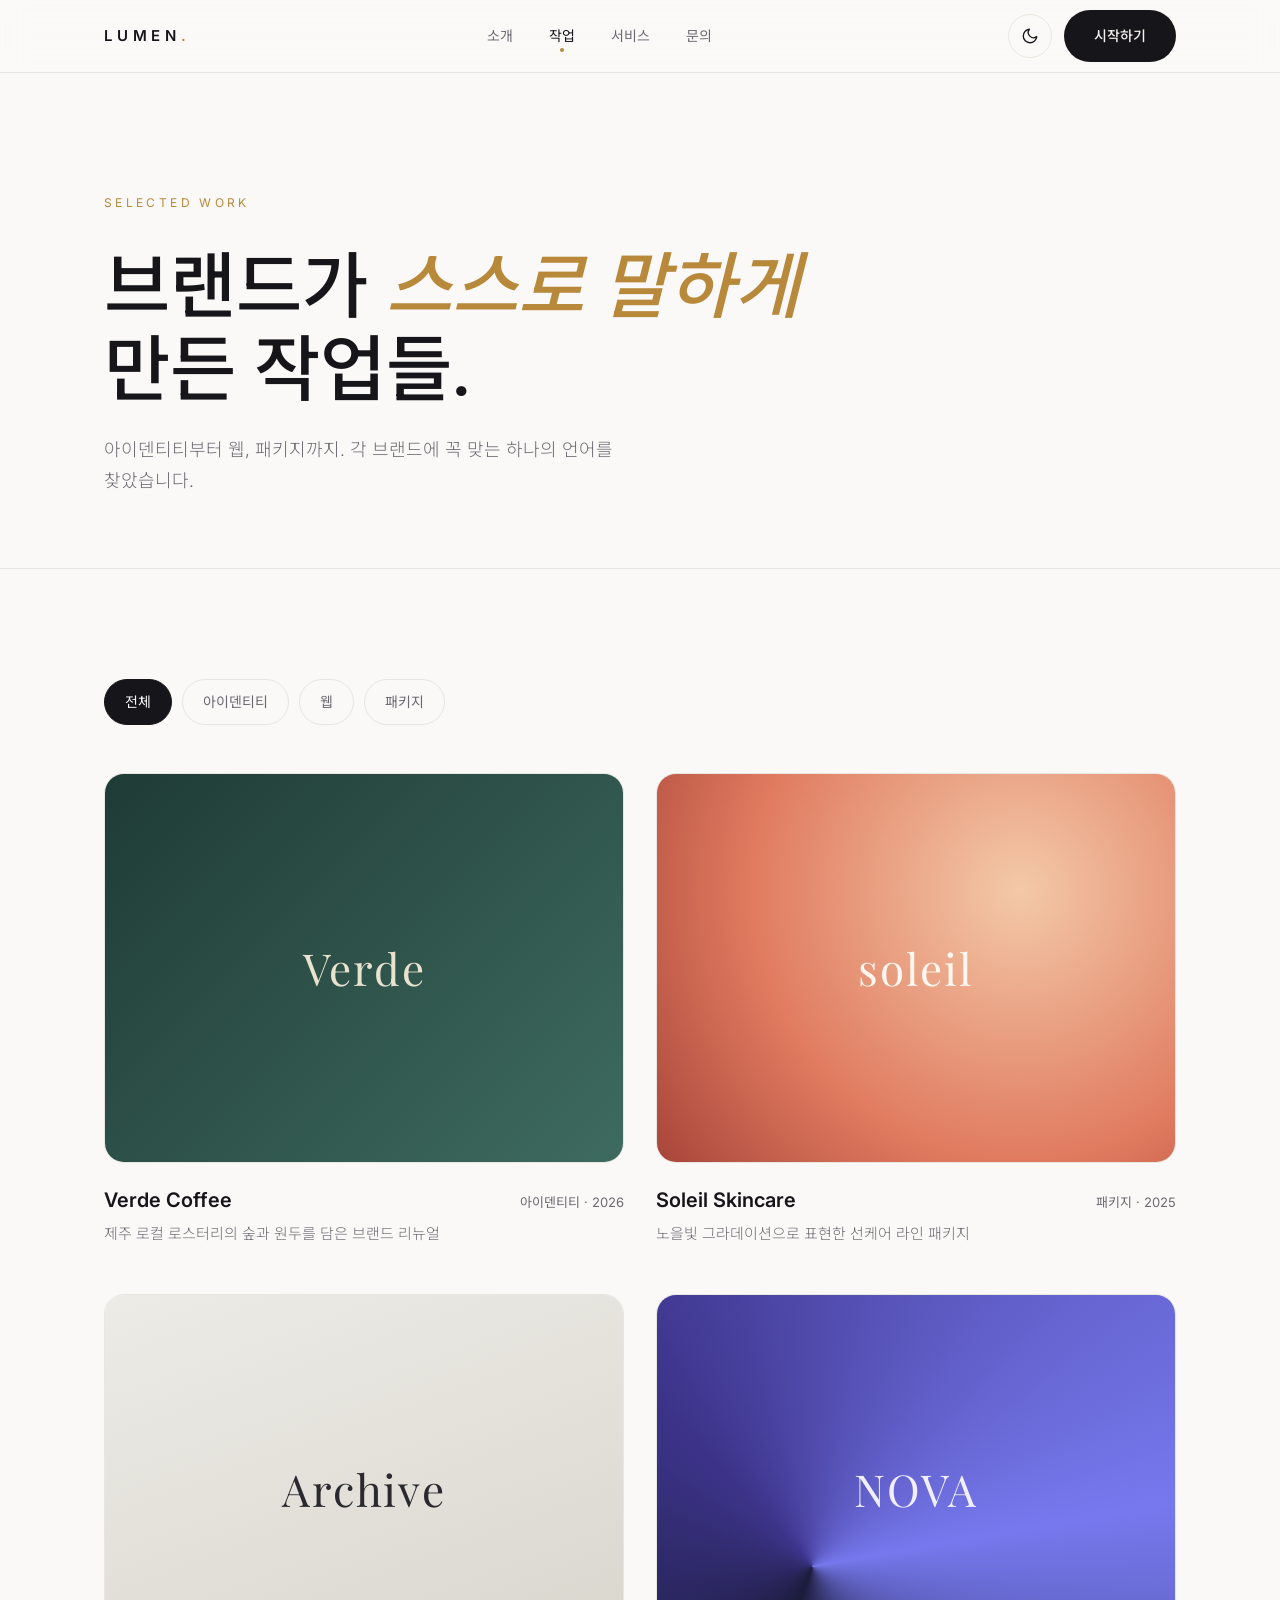
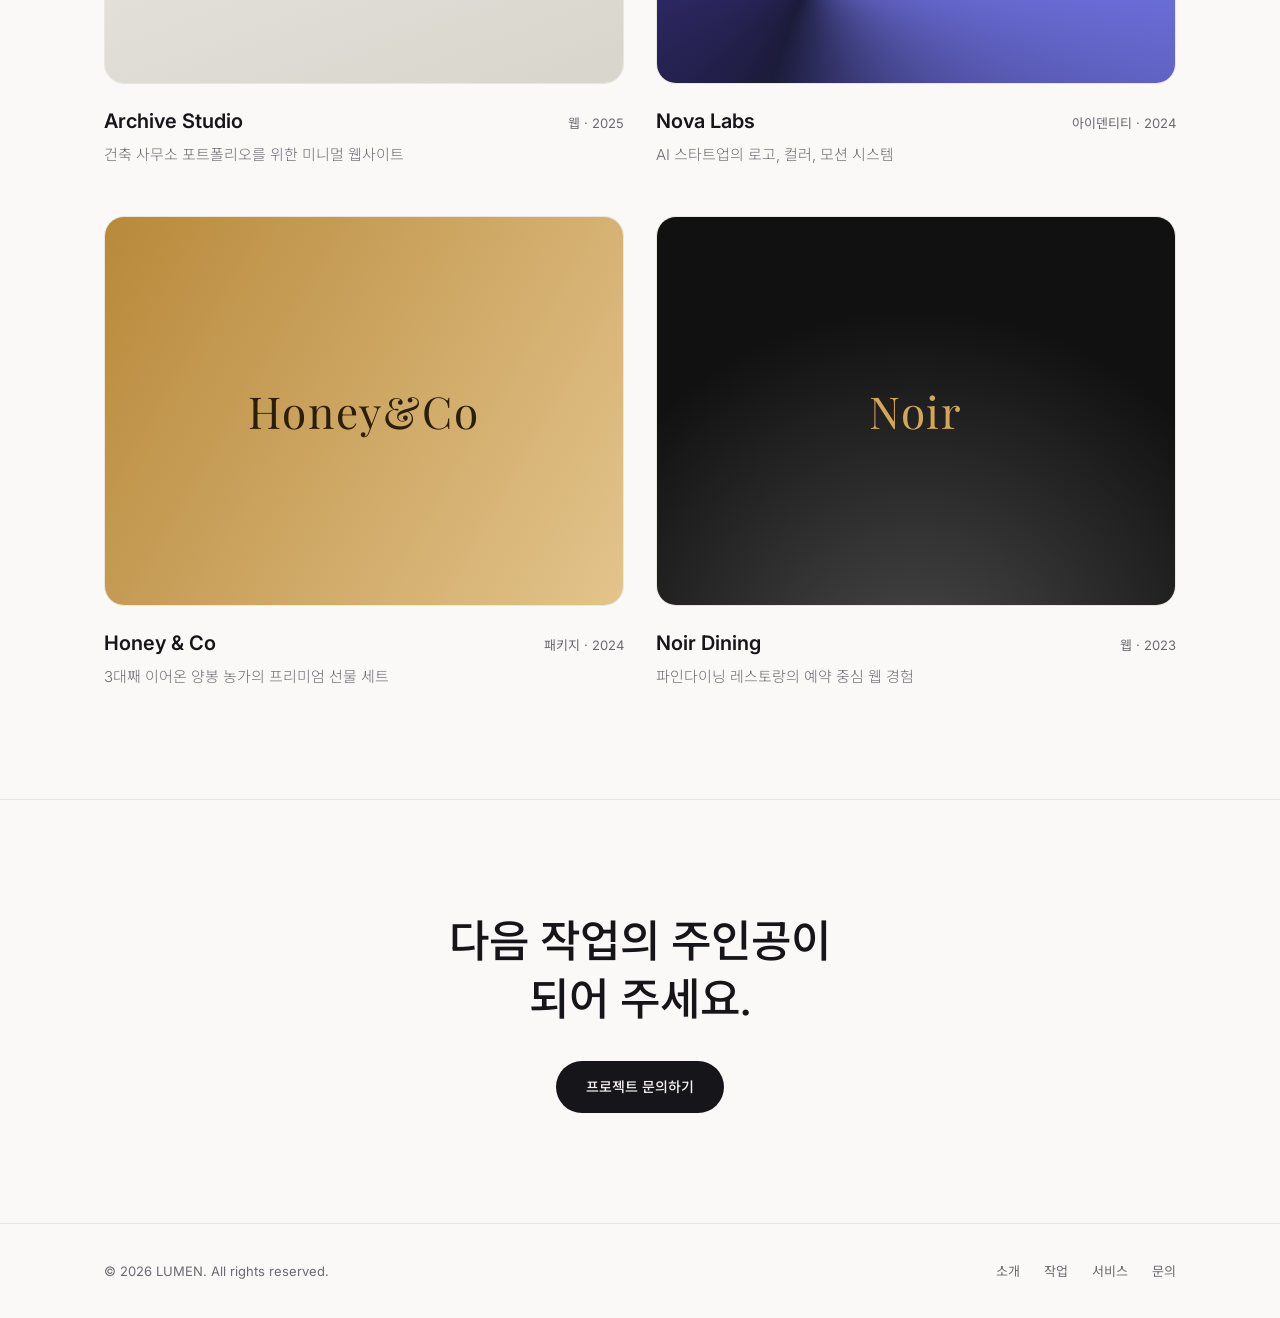
<file: work.html>
<!DOCTYPE html>
<html lang="ko">
<head>
  <meta charset="UTF-8">
  <meta name="viewport" content="width=device-width, initial-scale=1.0">
  <title>작업 — LUMEN</title>
  <meta name="description" content="LUMEN이 만든 브랜드 아이덴티티, 웹, 패키지 프로젝트.">
  <script src="assets/theme-init.js"></script>
  <link rel="preconnect" href="https://fonts.googleapis.com">
  <link rel="preconnect" href="https://fonts.gstatic.com" crossorigin>
  <link href="https://fonts.googleapis.com/css2?family=Inter:wght@300;400;500;600&family=Noto+Sans+KR:wght@300;400;500;700&family=Playfair+Display:ital,wght@0,500;1,500&display=swap" rel="stylesheet">
  <link rel="stylesheet" href="assets/style.css">
</head>
<body>
  <header>
    <div class="wrap nav">
      <a href="./" class="logo">LUMEN<span>.</span></a>
      <nav aria-label="주 메뉴">
        <ul>
          <li><a href="about.html">소개</a></li>
          <li><a href="work.html">작업</a></li>
          <li><a href="services.html">서비스</a></li>
          <li><a href="contact.html">문의</a></li>
        </ul>
      </nav>
      <div class="nav-right">
        <button class="icon-btn theme-toggle" type="button" aria-label="다크 모드 전환">
          <svg class="moon" viewBox="0 0 24 24" fill="none" stroke="currentColor" stroke-width="1.8" stroke-linecap="round" stroke-linejoin="round"><path d="M21 12.8A9 9 0 1 1 11.2 3a7 7 0 0 0 9.8 9.8z"/></svg>
          <svg class="sun" viewBox="0 0 24 24" fill="none" stroke="currentColor" stroke-width="1.8" stroke-linecap="round"><circle cx="12" cy="12" r="4.5"/><path d="M12 2v2M12 20v2M4.9 4.9l1.4 1.4M17.7 17.7l1.4 1.4M2 12h2M20 12h2M4.9 19.1l1.4-1.4M17.7 6.3l1.4-1.4"/></svg>
        </button>
        <button class="icon-btn menu-toggle" type="button" aria-label="메뉴 열기" aria-expanded="false">
          <svg viewBox="0 0 24 24" fill="none" stroke="currentColor" stroke-width="1.8" stroke-linecap="round"><path d="M4 8h16M4 16h16"/></svg>
        </button>
        <a href="contact.html" class="btn btn-dark">시작하기</a>
      </div>
    </div>
  </header>

  <main>
    <div class="page-hero">
      <div class="wrap">
        <p class="eyebrow reveal">Selected Work</p>
        <h1 class="reveal">브랜드가 <em>스스로 말하게</em><br>만든 작업들.</h1>
        <p class="lead reveal">아이덴티티부터 웹, 패키지까지. 각 브랜드에 꼭 맞는 하나의 언어를 찾았습니다.</p>
      </div>
    </div>

    <section>
      <div class="wrap">
        <div class="filters reveal" role="group" aria-label="카테고리 필터">
          <button class="chip active" type="button" data-filter="all" aria-pressed="true">전체</button>
          <button class="chip" type="button" data-filter="identity" aria-pressed="false">아이덴티티</button>
          <button class="chip" type="button" data-filter="web" aria-pressed="false">웹</button>
          <button class="chip" type="button" data-filter="package" aria-pressed="false">패키지</button>
        </div>

        <div class="projects">
          <article class="project reveal" data-cat="identity">
            <div class="thumb"><div class="art art-1"></div><div class="mark">Verde</div></div>
            <div class="project-meta"><h3>Verde Coffee</h3><span class="tag">아이덴티티 · 2026</span></div>
            <p>제주 로컬 로스터리의 숲과 원두를 담은 브랜드 리뉴얼</p>
          </article>
          <article class="project reveal" data-cat="package">
            <div class="thumb"><div class="art art-2"></div><div class="mark">soleil</div></div>
            <div class="project-meta"><h3>Soleil Skincare</h3><span class="tag">패키지 · 2025</span></div>
            <p>노을빛 그라데이션으로 표현한 선케어 라인 패키지</p>
          </article>
          <article class="project reveal" data-cat="web">
            <div class="thumb"><div class="art art-3"></div><div class="mark">Archive</div></div>
            <div class="project-meta"><h3>Archive Studio</h3><span class="tag">웹 · 2025</span></div>
            <p>건축 사무소 포트폴리오를 위한 미니멀 웹사이트</p>
          </article>
          <article class="project reveal" data-cat="identity">
            <div class="thumb"><div class="art art-4"></div><div class="mark">NOVA</div></div>
            <div class="project-meta"><h3>Nova Labs</h3><span class="tag">아이덴티티 · 2024</span></div>
            <p>AI 스타트업의 로고, 컬러, 모션 시스템</p>
          </article>
          <article class="project reveal" data-cat="package">
            <div class="thumb"><div class="art art-5"></div><div class="mark">Honey&amp;Co</div></div>
            <div class="project-meta"><h3>Honey &amp; Co</h3><span class="tag">패키지 · 2024</span></div>
            <p>3대째 이어온 양봉 농가의 프리미엄 선물 세트</p>
          </article>
          <article class="project reveal" data-cat="web">
            <div class="thumb"><div class="art art-6"></div><div class="mark">Noir</div></div>
            <div class="project-meta"><h3>Noir Dining</h3><span class="tag">웹 · 2023</span></div>
            <p>파인다이닝 레스토랑의 예약 중심 웹 경험</p>
          </article>
        </div>
      </div>
    </section>

    <section class="cta-band">
      <div class="wrap">
        <h2 class="reveal">다음 작업의 주인공이<br>되어 주세요.</h2>
        <a href="contact.html" class="btn btn-dark reveal">프로젝트 문의하기</a>
      </div>
    </section>
  </main>

  <footer>
    <div class="wrap">
      <span>© 2026 LUMEN. All rights reserved.</span>
      <nav aria-label="하단 메뉴">
        <ul>
          <li><a href="about.html">소개</a></li>
          <li><a href="work.html">작업</a></li>
          <li><a href="services.html">서비스</a></li>
          <li><a href="contact.html">문의</a></li>
        </ul>
      </nav>
    </div>
  </footer>

  <script src="assets/main.js"></script>
  <script>
    const chips = document.querySelectorAll('.chip');
    chips.forEach(chip => chip.addEventListener('click', () => {
      chips.forEach(c => { c.classList.toggle('active', c === chip); c.setAttribute('aria-pressed', c === chip); });
      const f = chip.dataset.filter;
      document.querySelectorAll('.project').forEach(p => {
        p.classList.toggle('hidden', f !== 'all' && p.dataset.cat !== f);
      });
    }));
  </script>
</body>
</html>
</file>
<file: assets/style.css>
/* ===== Tokens ===== */
:root {
  --bg: #faf9f7;
  --surface: #ffffff;
  --surface-2: #f2f0eb;
  --text: #16151a;
  --muted: #6b6a72;
  --line: #e8e6e1;
  --accent: #b8893b;
  --accent-soft: rgba(184, 137, 59, .12);
  --dark: #16151a;
  --on-dark: #f4f2ee;
  --dark-hover: #2b2a31;
  --header-bg: rgba(250, 249, 247, .85);
  --statement-bg: #16151a;
  --statement-text: #f4f2ee;
  --statement-muted: #a09fa6;
  --shadow: rgba(22, 21, 26, .18);
  --serif: "Playfair Display", "Noto Sans KR", serif;
  --sans: "Inter", "Noto Sans KR", system-ui, sans-serif;
  color-scheme: light;
}
:root[data-theme="dark"] {
  --bg: #121115;
  --surface: #1b1a20;
  --surface-2: #222128;
  --text: #f1efea;
  --muted: #9d9ba4;
  --line: #2a2930;
  --accent: #d4a65a;
  --accent-soft: rgba(212, 166, 90, .14);
  --dark: #f1efea;
  --on-dark: #16151a;
  --dark-hover: #ffffff;
  --header-bg: rgba(18, 17, 21, .8);
  --statement-bg: #1b1a20;
  --statement-text: #f1efea;
  --statement-muted: #8a8890;
  --shadow: rgba(0, 0, 0, .5);
  color-scheme: dark;
}
:root[data-theme="dark"] .statement { border-top: 1px solid var(--line); border-bottom: 1px solid var(--line); }

/* ===== Base ===== */
* { box-sizing: border-box; margin: 0; padding: 0; }
html { scroll-behavior: smooth; }
body {
  font-family: var(--sans);
  background: var(--bg);
  color: var(--text);
  line-height: 1.7;
  -webkit-font-smoothing: antialiased;
  word-break: keep-all;
  overflow-wrap: break-word;
  transition: background-color .3s, color .3s;
}
a { color: inherit; text-decoration: none; }
.wrap { max-width: 1120px; margin: 0 auto; padding: 0 24px; }
.serif { font-family: var(--serif); font-weight: 500; }
.eyebrow { font-size: 12px; letter-spacing: .28em; text-transform: uppercase; color: var(--accent); margin-bottom: 28px; }

/* ===== Header ===== */
header {
  position: sticky; top: 0; z-index: 20;
  background: var(--header-bg);
  backdrop-filter: blur(12px);
  -webkit-backdrop-filter: blur(12px);
  border-bottom: 1px solid var(--line);
  transition: background-color .3s, border-color .3s;
}
.nav { display: flex; align-items: center; justify-content: space-between; height: 72px; }
.logo { font-weight: 600; letter-spacing: .32em; font-size: 15px; }
.logo span { color: var(--accent); }
nav ul { display: flex; gap: 36px; list-style: none; font-size: 14px; color: var(--muted); }
nav a { position: relative; transition: color .2s; }
nav a:hover, nav a[aria-current="page"] { color: var(--text); }
nav a[aria-current="page"]::after {
  content: ""; position: absolute; left: 50%; bottom: -8px;
  width: 4px; height: 4px; border-radius: 50%; background: var(--accent); transform: translateX(-50%);
}
.nav-right { display: flex; align-items: center; gap: 12px; }
.icon-btn {
  width: 44px; height: 44px; border-radius: 50%;
  border: 1px solid var(--line); background: transparent; color: var(--text);
  display: grid; place-items: center; cursor: pointer; transition: border-color .2s, transform .2s;
}
.icon-btn:hover { border-color: var(--accent); }
.icon-btn svg { width: 18px; height: 18px; }
.theme-toggle:hover { transform: rotate(15deg); }
.theme-toggle .sun { display: none; }
:root[data-theme="dark"] .theme-toggle .sun { display: block; }
:root[data-theme="dark"] .theme-toggle .moon { display: none; }
.menu-toggle { display: none; }

/* ===== Buttons ===== */
.btn {
  display: inline-block; padding: 14px 30px; border-radius: 999px; border: 0; cursor: pointer;
  font: inherit; font-size: 14px; font-weight: 500; transition: transform .2s, background .2s, color .2s;
}
.btn-dark { background: var(--dark); color: var(--on-dark); }
.btn-dark:hover { transform: translateY(-2px); background: var(--dark-hover); }
.btn-line { border: 1px solid var(--text); background: transparent; color: var(--text); }
.btn-line:hover { background: var(--text); color: var(--bg); }
.link-arrow { display: inline-flex; align-items: center; gap: 8px; font-size: 14px; font-weight: 500; border-bottom: 1px solid currentColor; padding-bottom: 2px; }
.link-arrow:hover { color: var(--accent); }

/* ===== Hero (home) ===== */
.hero { padding: 140px 0 120px; text-align: center; }
.hero h1 { font-family: var(--serif); font-weight: 500; font-size: clamp(40px, 7vw, 84px); line-height: 1.15; letter-spacing: -.01em; }
.hero h1 em, h1 em, h2 em { color: var(--accent); }
.hero p { max-width: 520px; margin: 32px auto 48px; color: var(--muted); font-size: 18px; font-weight: 300; }
.hero .actions { display: flex; gap: 14px; justify-content: center; flex-wrap: wrap; }

/* ===== Page hero (subpages) ===== */
.page-hero { padding: 120px 0 72px; border-bottom: 1px solid var(--line); }
.page-hero h1 { font-family: var(--serif); font-weight: 500; font-size: clamp(38px, 6vw, 72px); line-height: 1.15; max-width: 820px; }
.page-hero .lead { max-width: 560px; margin-top: 28px; color: var(--muted); font-size: 18px; font-weight: 300; }

/* ===== Sections ===== */
section { padding: 110px 0; }
.section-head { max-width: 560px; margin-bottom: 64px; }
.section-head h2 { font-family: var(--serif); font-weight: 500; font-size: clamp(30px, 4vw, 44px); line-height: 1.25; }
.section-head .eyebrow { margin-bottom: 14px; }
.section-head p { color: var(--muted); margin-top: 16px; font-weight: 300; }
.split { display: grid; grid-template-columns: 1fr 1.4fr; gap: 80px; align-items: start; }
.prose p { color: var(--muted); font-size: 17px; font-weight: 300; margin-bottom: 20px; }
.prose p strong { color: var(--text); font-weight: 500; }

/* ===== Cards ===== */
.grid { display: grid; grid-template-columns: repeat(3, 1fr); gap: 24px; }
.grid-2 { display: grid; grid-template-columns: repeat(2, 1fr); gap: 24px; }
.card {
  background: var(--surface); border: 1px solid var(--line); border-radius: 20px;
  padding: 40px 32px; transition: transform .3s, box-shadow .3s, background-color .3s, border-color .3s;
}
.card:hover { transform: translateY(-6px); box-shadow: 0 24px 48px -24px var(--shadow); }
.card .num { font-family: var(--serif); color: var(--accent); font-size: 15px; }
.card h3 { font-size: 20px; font-weight: 600; margin: 18px 0 12px; }
.card p { color: var(--muted); font-size: 15px; font-weight: 300; }
.card ul { list-style: none; margin-top: 20px; display: grid; gap: 8px; }
.card li { font-size: 14px; color: var(--muted); padding-left: 18px; position: relative; }
.card li::before { content: ""; position: absolute; left: 0; top: .75em; width: 8px; height: 1px; background: var(--accent); }

/* ===== Statement ===== */
.statement { background: var(--statement-bg); color: var(--statement-text); text-align: center; transition: background-color .3s, color .3s; }
.statement blockquote { font-family: var(--serif); font-size: clamp(26px, 4vw, 46px); line-height: 1.4; max-width: 820px; margin: 0 auto; }
.statement blockquote em { color: var(--accent); }
.stats { display: flex; justify-content: center; gap: 80px; margin-top: 80px; flex-wrap: wrap; }
.stat strong { display: block; font-family: var(--serif); font-size: 44px; font-weight: 500; }
.stat span { font-size: 13px; color: var(--statement-muted); letter-spacing: .08em; }

/* ===== Timeline (about) ===== */
.timeline { list-style: none; border-left: 1px solid var(--line); margin-left: 6px; }
.timeline li { position: relative; padding: 0 0 48px 40px; }
.timeline li:last-child { padding-bottom: 0; }
.timeline li::before {
  content: ""; position: absolute; left: -6px; top: 8px;
  width: 11px; height: 11px; border-radius: 50%; background: var(--bg); border: 2px solid var(--accent);
}
.timeline .year { font-family: var(--serif); color: var(--accent); font-size: 18px; }
.timeline h3 { font-size: 19px; font-weight: 600; margin: 4px 0 6px; }
.timeline p { color: var(--muted); font-weight: 300; }

/* ===== Team ===== */
.person { text-align: left; }
.avatar {
  aspect-ratio: 4 / 5; border-radius: 20px; margin-bottom: 20px; overflow: hidden;
  display: grid; place-items: center; font-family: var(--serif); font-size: 64px; color: var(--accent);
  background: radial-gradient(circle at 30% 20%, var(--accent-soft), transparent 60%), var(--surface-2);
  border: 1px solid var(--line);
}
.person h3 { font-size: 18px; font-weight: 600; }
.person p { color: var(--muted); font-size: 14px; }

/* ===== Work ===== */
.filters { display: flex; gap: 10px; flex-wrap: wrap; margin-bottom: 48px; }
.chip {
  padding: 10px 20px; border-radius: 999px; border: 1px solid var(--line); background: transparent;
  font: inherit; font-size: 14px; color: var(--muted); cursor: pointer; transition: all .2s;
}
.chip:hover { color: var(--text); border-color: var(--text); }
.chip.active { background: var(--text); border-color: var(--text); color: var(--bg); }
.projects { display: grid; grid-template-columns: repeat(2, 1fr); gap: 48px 32px; }
.project { display: block; }
.project.hidden { display: none; }
.thumb {
  position: relative; aspect-ratio: 4 / 3; border-radius: 20px; overflow: hidden; margin-bottom: 20px;
  border: 1px solid var(--line);
}
.thumb .art { position: absolute; inset: 0; transition: transform .7s cubic-bezier(.2, .7, .2, 1); }
.project:hover .thumb .art { transform: scale(1.05); }
.thumb .mark {
  position: absolute; inset: 0; display: grid; place-items: center;
  font-family: var(--serif); font-size: clamp(28px, 4vw, 44px); letter-spacing: .04em;
}
.art-1 { background: linear-gradient(135deg, #1f3b36, #3e6b5f); }
.art-1 + .mark { color: #e9e2cf; }
.art-2 { background: radial-gradient(circle at 70% 30%, #f3c9a8, #e07a5f 60%, #a8453a); }
.art-2 + .mark { color: #fff7ef; }
.art-3 { background: linear-gradient(160deg, #ecebe6 0%, #d8d5cc 100%); }
.art-3 + .mark { color: #2a2930; }
.art-4 { background: conic-gradient(from 200deg at 30% 70%, #1b1b3a, #3d348b, #7678ed, #1b1b3a); }
.art-4 + .mark { color: #f1efff; }
.art-5 { background: linear-gradient(120deg, #b8893b, #e3c48c); }
.art-5 + .mark { color: #2b1f0b; }
.art-6 { background: radial-gradient(circle at 50% 120%, #4a4a4a, #111 70%); }
.art-6 + .mark { color: #d4a65a; }
.project-meta { display: flex; justify-content: space-between; align-items: baseline; gap: 16px; }
.project h3 { font-size: 20px; font-weight: 600; }
.project .tag { font-size: 13px; color: var(--muted); white-space: nowrap; }
.project p { color: var(--muted); font-size: 15px; font-weight: 300; margin-top: 4px; }

/* ===== Services: process ===== */
.service-card .icon {
  width: 52px; height: 52px; border-radius: 14px; display: grid; place-items: center;
  background: var(--accent-soft); color: var(--accent);
}
.service-card .icon svg { width: 24px; height: 24px; }
.process { display: grid; grid-template-columns: repeat(4, 1fr); gap: 0; counter-reset: step; border-top: 1px solid var(--line); }
.step { padding: 36px 28px 0 0; position: relative; }
.step::before {
  counter-increment: step; content: "0" counter(step);
  display: block; font-family: var(--serif); font-size: 40px; color: var(--accent); margin-bottom: 12px;
}
.step::after { content: ""; position: absolute; top: -4px; left: 0; width: 7px; height: 7px; border-radius: 50%; background: var(--accent); }
.step h3 { font-size: 18px; font-weight: 600; margin-bottom: 8px; }
.step p { color: var(--muted); font-size: 14px; font-weight: 300; }
.pricing .card { display: flex; flex-direction: column; }
.pricing .card.featured { border-color: var(--accent); box-shadow: 0 0 0 1px var(--accent); }
.price { font-family: var(--serif); font-size: 36px; margin: 8px 0 4px; }
.price small { font-family: var(--sans); font-size: 14px; color: var(--muted); }
.pricing .card .btn { margin-top: auto; text-align: center; }
.pricing .card ul { margin-bottom: 32px; }
.badge { align-self: flex-start; display: inline-block; font-size: 11px; letter-spacing: .14em; text-transform: uppercase; color: var(--accent); background: var(--accent-soft); padding: 4px 10px; border-radius: 999px; }

/* ===== Contact ===== */
.contact { text-align: center; }
.contact h2 { font-family: var(--serif); font-weight: 500; font-size: clamp(30px, 5vw, 56px); line-height: 1.25; }
.contact p { color: var(--muted); margin: 20px 0 40px; font-weight: 300; }
.form { display: grid; gap: 20px; }
.form .row { display: grid; grid-template-columns: 1fr 1fr; gap: 20px; }
.field { display: grid; gap: 8px; }
.field label { font-size: 13px; font-weight: 500; letter-spacing: .02em; }
.field input, .field select, .field textarea {
  font: inherit; font-size: 15px; color: var(--text); background: var(--surface);
  border: 1px solid var(--line); border-radius: 12px; padding: 14px 16px; width: 100%;
  transition: border-color .2s, box-shadow .2s, background-color .3s;
}
.field textarea { min-height: 160px; resize: vertical; }
.field input:focus, .field select:focus, .field textarea:focus {
  outline: none; border-color: var(--accent); box-shadow: 0 0 0 4px var(--accent-soft);
}
.budget { display: flex; flex-wrap: wrap; gap: 10px; }
.budget input { position: absolute; opacity: 0; pointer-events: none; }
.budget label {
  padding: 10px 18px; border-radius: 999px; border: 1px solid var(--line); cursor: pointer;
  font-size: 14px; font-weight: 400; color: var(--muted); transition: all .2s;
}
.budget input:checked + label { background: var(--text); border-color: var(--text); color: var(--bg); }
.budget input:focus-visible + label { box-shadow: 0 0 0 4px var(--accent-soft); }
.form-note { font-size: 13px; color: var(--muted); }
.info-list { list-style: none; display: grid; gap: 28px; }
.info-list dt { font-size: 12px; letter-spacing: .2em; text-transform: uppercase; color: var(--accent); margin-bottom: 4px; }
.info-list dd { font-size: 17px; }
.faq { border-top: 1px solid var(--line); }
.faq details { border-bottom: 1px solid var(--line); }
.faq summary {
  list-style: none; cursor: pointer; padding: 28px 0; font-size: 18px; font-weight: 500;
  display: flex; justify-content: space-between; align-items: center; gap: 24px;
}
.faq summary::-webkit-details-marker { display: none; }
.faq summary::after { content: "+"; font-family: var(--serif); font-size: 28px; color: var(--accent); transition: transform .3s; }
.faq details[open] summary::after { transform: rotate(45deg); }
.faq details p { color: var(--muted); font-weight: 300; padding-bottom: 28px; max-width: 720px; }

/* ===== CTA band ===== */
.cta-band { border-top: 1px solid var(--line); text-align: center; }
.cta-band h2 { font-family: var(--serif); font-weight: 500; font-size: clamp(28px, 4vw, 44px); line-height: 1.3; margin-bottom: 36px; }

/* ===== Footer ===== */
footer { border-top: 1px solid var(--line); padding: 36px 0; font-size: 13px; color: var(--muted); }
footer .wrap { display: flex; justify-content: space-between; flex-wrap: wrap; gap: 12px; }
footer nav ul { gap: 24px; font-size: 13px; }

/* ===== Reveal ===== */
.reveal { opacity: 0; transform: translateY(24px); transition: opacity .8s ease, transform .8s ease; }
.reveal.in { opacity: 1; transform: none; }
@media (prefers-reduced-motion: reduce) {
  .reveal { opacity: 1; transform: none; transition: none; }
  html { scroll-behavior: auto; }
}

/* ===== Responsive ===== */
@media (max-width: 900px) {
  .split { grid-template-columns: 1fr; gap: 40px; }
  .process { grid-template-columns: repeat(2, 1fr); row-gap: 40px; }
}
@media (max-width: 800px) {
  .menu-toggle { display: grid; }
  header nav {
    position: absolute; top: 72px; left: 0; right: 0;
    background: var(--bg); border-bottom: 1px solid var(--line);
    display: none;
  }
  header.open nav { display: block; }
  header nav ul { flex-direction: column; gap: 0; padding: 8px 24px 20px; font-size: 16px; }
  header nav li a { display: block; padding: 14px 0; border-bottom: 1px solid var(--line); }
  header nav a[aria-current="page"]::after { display: none; }
  header nav a[aria-current="page"] { color: var(--accent); }
  .nav-right .btn { display: none; }
  .grid, .grid-2, .projects { grid-template-columns: 1fr; }
  .form .row { grid-template-columns: 1fr; }
  .hero { padding: 90px 0 80px; }
  .page-hero { padding: 80px 0 56px; }
  section { padding: 80px 0; }
  .stats { gap: 40px; }
}
@media (max-width: 520px) {
  .process { grid-template-columns: 1fr; }
}
</file>
